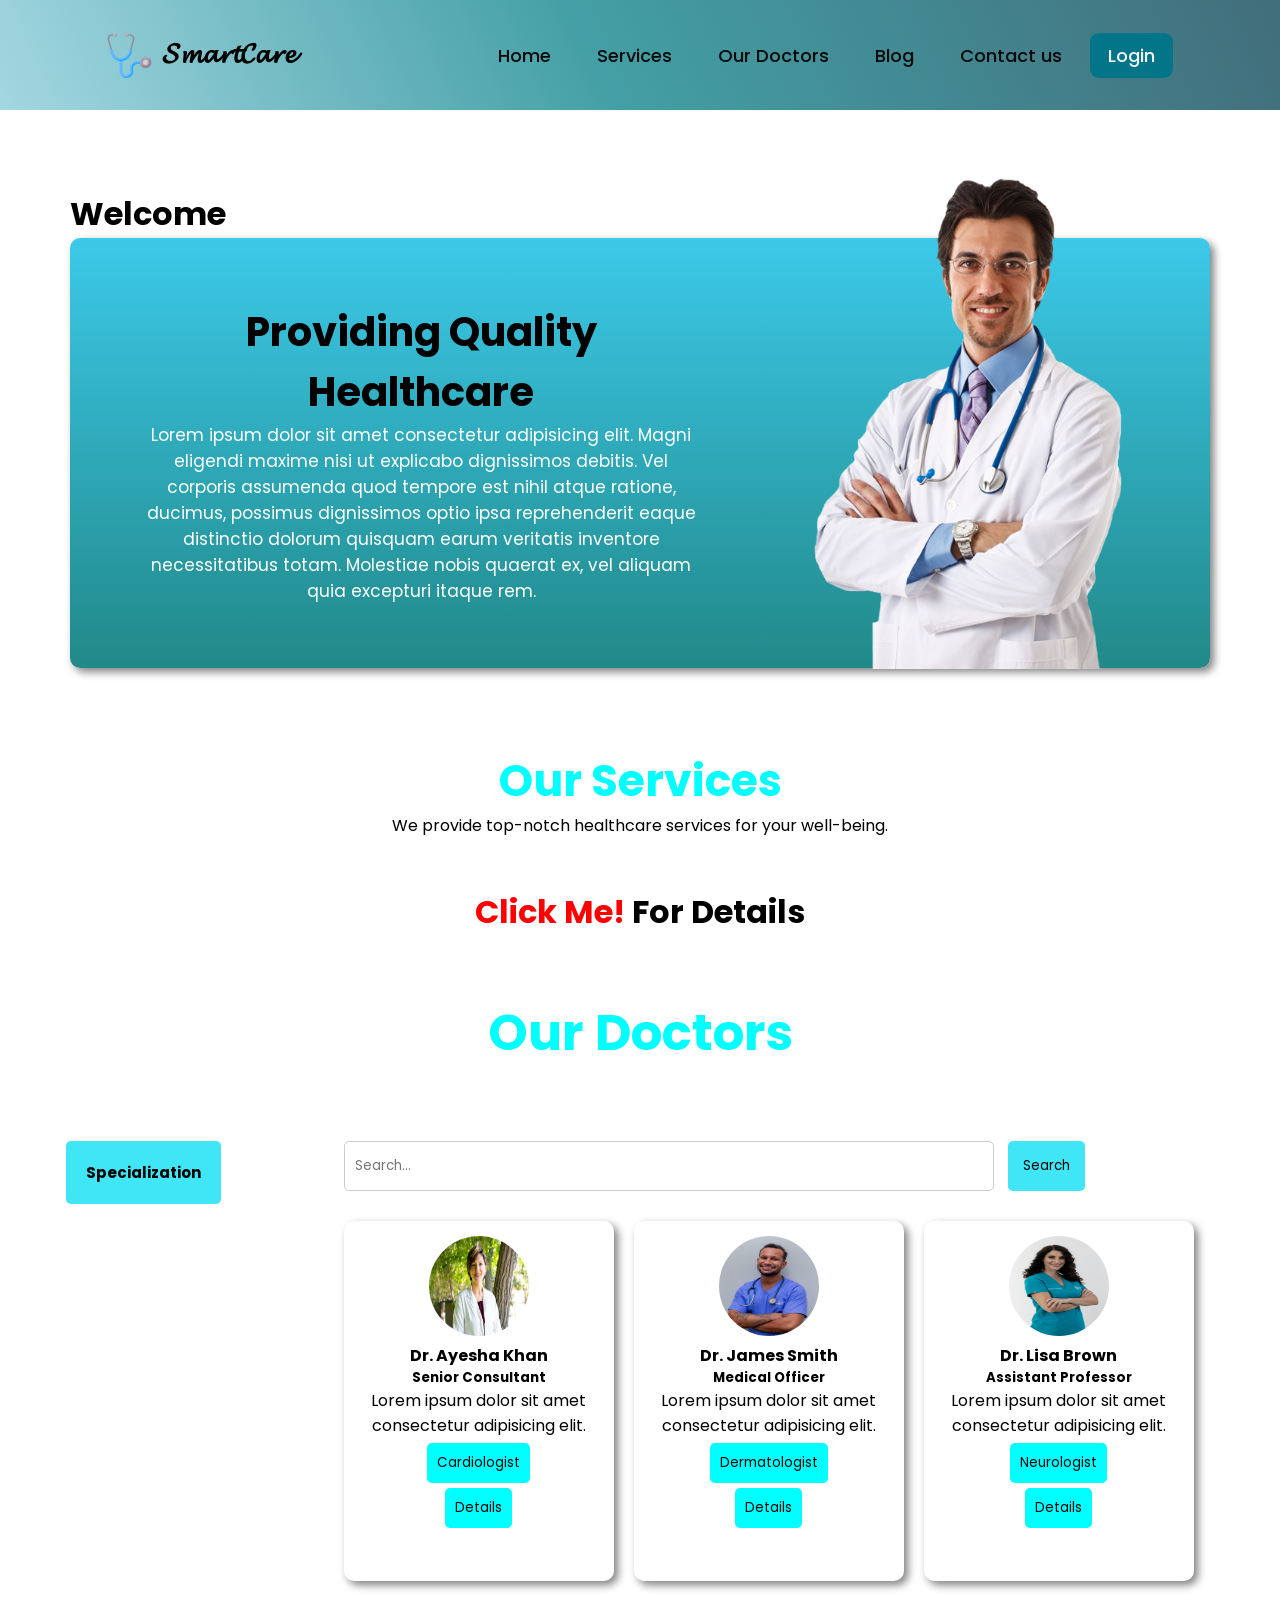
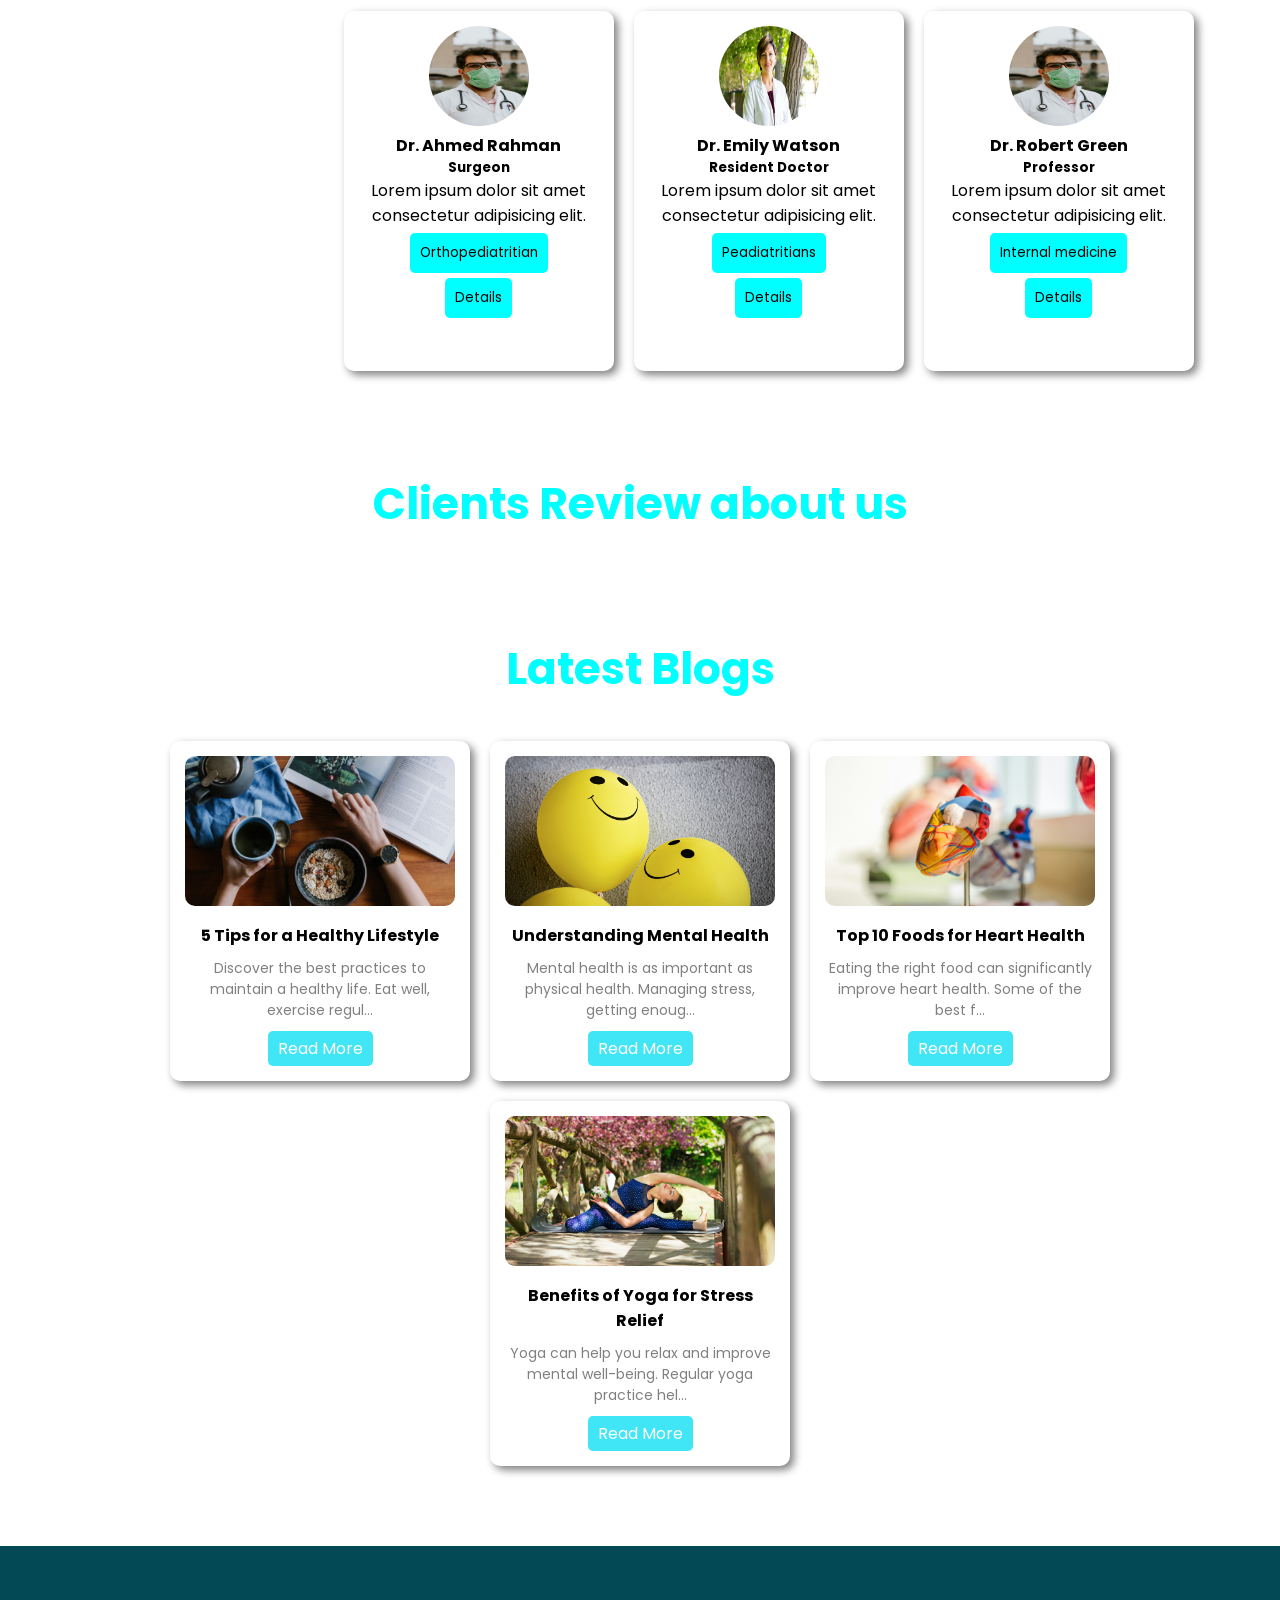
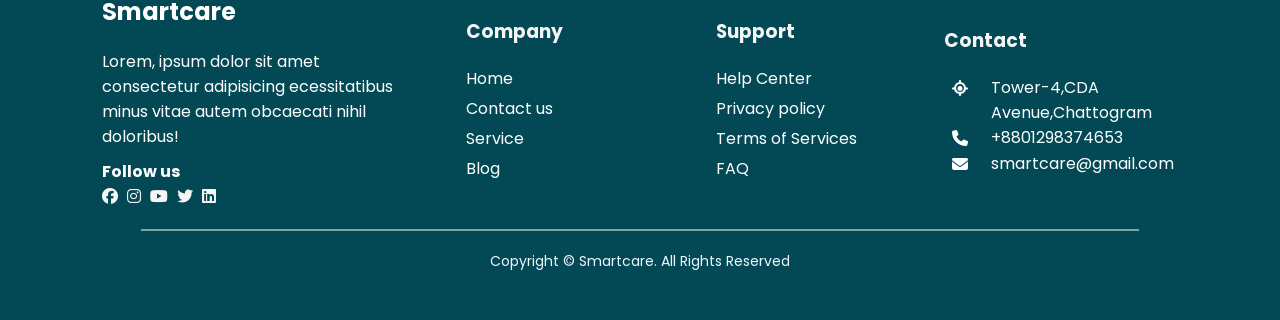
<file: SD1/index.html>
<!DOCTYPE html>
<html lang="en">
  <head>
    <meta charset="UTF-8" />
    <meta name="viewport" content="width=device-width, initial-scale=1.0" />
    <title>SmartCare</title>
    <link rel="stylesheet" href="style.css" />
    <link
      rel="stylesheet"
      href="https://cdnjs.cloudflare.com/ajax/libs/font-awesome/6.4.2/css/all.min.css"
    />
  </head>

  <body>
    <header>
      <nav class="navbar">
        <div class="logo-container">
          <img height="45px" src="Images/stethoscope 1.png" alt="" />
          <h3 style="font-size: 28px">𝓢𝓶𝓪𝓻𝓽𝓒𝓪𝓻𝓮</h3>
        </div>
        <ul class="nav-menu">
          <li class="nav-item">
            <a href="#" class="nav-link">Home</a>
          </li>
          <li class="nav-item">
            <a href="#service-container" class="nav-link">Services</a>
          </li>
          <li class="nav-item">
            <a href="doctors.html" class="nav-link">Our Doctors</a>
          </li>
          <li class="nav-item">
            <a href="#blog-container" class="nav-link">Blog</a>
          </li>
          <li class="nav-item">
            <a href="contact.html" class="nav-link">Contact us</a>
          </li>
          <li class="nav-item">
            <a
              href="login.html"
              class="nav-link"
              style="color: whitesmoke; background-color: #037589"
              >Login</a
            >
          </li>
        </ul>
      </nav>

      <!-- Banner container -->
      <div class="banner-container">
        <h1>Welcome</h1>
        <div class="banner">
          <div class="intro">
            <h1 class="banner-h">
              Providing Quality <br />
              Healthcare
            </h1>
            <p class="banner-p">
              Lorem ipsum dolor sit amet consectetur adipisicing elit. Magni
              eligendi maxime nisi ut explicabo dignissimos debitis. Vel
              corporis assumenda quod tempore est nihil atque ratione, ducimus,
              possimus dignissimos optio ipsa reprehenderit eaque distinctio
              dolorum quisquam earum veritatis inventore necessitatibus totam.
              Molestiae nobis quaerat ex, vel aliquam quia excepturi itaque rem.
            </p>
          </div>
          <div class="banner-img">
            <img class="bn-img" src="Images/doc.png" alt="" />
          </div>
        </div>
      </div>
    </header>

    <main>
      <!-- Services Section -->
      <div id="service-container" class="service-container">
        <h1 class="title">Our Services</h1>
        <p>We provide top-notch healthcare services for your well-being.</p>

        <div class="carousel-container">
          <button class="carousel-btn prev">&#10094;</button>
          <div class="carousel"></div>
          <button class="carousel-btn next">&#10095;</button>
        </div>
        <div class="click">
          <h1>
            <span onclick="redirect()" style="color: red">Click Me!</span> For
            Details
          </h1>
        </div>
      </div>

      <!-- doctors section -->
      <div
        style="margin-top: 60px; font-weight: bolder; font-size: 50px"
        class="title"
      >
        Our Doctors
      </div>
      <div class="doctor-container">
        <div class="filters">
          <div class="dropdown">
            <button class="dropdown-btn" id="specialization-btn">
              Specialization
            </button>
            <ul id="drop-spe" class="dropdown-menu"></ul>
          </div>
        </div>
        <div class="doc-search">
          <input id="search" type="text" placeholder="Search..." />
          <button id="search-btn" onclick="handleSearch()">Search</button>
          <div id="doctors" class="doctors"></div>
          <div id="nodata" class="nodata">
            <img src="Images/nodata.png" alt="No Data Available" />
          </div>
          <div id="spinner" class="loading">
            <h4>Loading...</h4>
          </div>
        </div>
      </div>

      <!-- review section -->
      <div class="review-container">
        <h1 class="title">Clients Review about us</h1>
        <div class="carousel-container">
          <button class="carousel-btn prev">&#10094;</button>
          <div id="carousel" class="carousel"></div>
          <button class="carousel-btn next">&#10095;</button>
        </div>
      </div>

      <!-- blog section -->
      <div id="blog-container" class="blog-container">
        <h1 class="title">Latest Blogs</h1>
        <div id="blog-list" class="blog-list"></div>
      </div>
    </main>

    <footer class="footer_box">
      <div class="f_container">
        <div class="row">
          <div class="col">
            <h2>Smartcare</h2>
            <p>
              Lorem, ipsum dolor sit amet consectetur adipisicing ecessitatibus
              minus vitae autem obcaecati nihil doloribus!
            </p>
            <div class="social">
              <h4>Follow us</h4>
              <a href="#"><i class="fab fa-facebook"></i></a>
              <a href="#"><i class="fab fa-instagram"></i></a>
              <a href="#"><i class="fab fa-youtube"></i></a>
              <a href="#"><i class="fab fa-twitter"></i></a>
              <a href="#"><i class="fab fa-linkedin"></i></a>
            </div>
          </div>
          <div class="col" id="services">
            <h3>Company</h3>
            <div class="links">
              <a href="index.html">Home</a>
              <a href="contact.html">Contact us</a>
              <a href="service.html">Service</a>
              <a href="index.html#blog-container">Blog</a>
            </div>
          </div>
          <div class="col" id="useful_links">
            <h3>Support</h3>
            <div class="links">
              <a href="contact.html">Help Center</a>
              <a href="privacy_policy.html">Privacy policy</a>
              <a href="term_of_service.html">Terms of Services</a>
              <a href="faq.html">FAQ</a>
            </div>
          </div>
          <div class="col" id="contact">
            <h3>Contact</h3>
            <div class="contact_details">
              <i class="fa fa-location"></i>
              <p>Tower-4,CDA Avenue,Chattogram</p>
            </div>
            <div class="contact_details">
              <i class="fa fa-phone"></i>
              <p>+8801298374653</p>
            </div>
            <div class="contact_details">
              <i class="fa fa-envelope"></i>
              <p>smartcare@gmail.com</p>
            </div>
          </div>
        </div>
      </div>
      <hr />
      <p class="footer-bottom-text">
        Copyright © Smartcare. All Rights Reserved
      </p>
    </footer>

    <!-- JavaScript -->
    <script src="app.js"></script>
  </body>
</html>
</file>
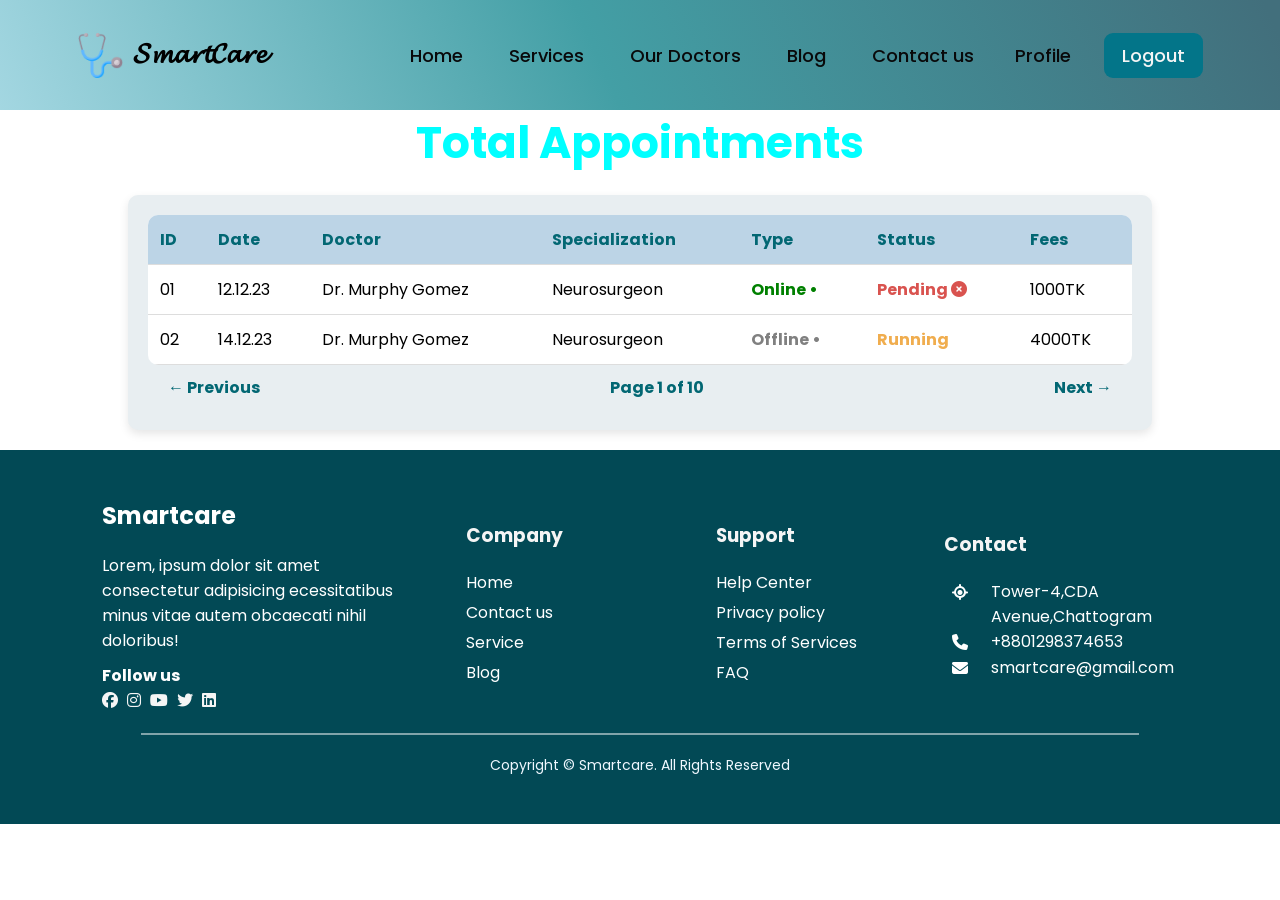
<file: SD1/appointments.html>
<!DOCTYPE html>
<html lang="en">
  <head>
    <meta charset="UTF-8" />
    <meta name="viewport" content="width=device-width, initial-scale=1.0" />
    <title>Appointments</title>
    <link rel="stylesheet" href="style.css" />
    <link rel="stylesheet" href="Home.css" />
    <link rel="stylesheet" href="appointments.css" />
    <link
      rel="stylesheet"
      href="https://cdnjs.cloudflare.com/ajax/libs/font-awesome/6.7.2/css/all.min.css"
    />
  </head>
  <body>
    <header>
      <nav class="navbar">
        <div class="logo-container">
          <img height="45px" src="Images/stethoscope 1.png" alt="" />
          <h3 style="font-size: 28px">𝓢𝓶𝓪𝓻𝓽𝓒𝓪𝓻𝓮</h3>
        </div>
        <ul class="nav-menu">
          <li class="nav-item">
            <a href="Home.html" class="nav-link">Home</a>
          </li>
          <li class="nav-item">
            <a href="service.html" class="nav-link">Services</a>
          </li>
          <li class="nav-item">
            <a href="doctors.html" class="nav-link">Our Doctors</a>
          </li>
          <li class="nav-item">
            <a href="Home.html#blog-container" class="nav-link">Blog</a>
          </li>
          <li class="nav-item">
            <a href="contact.html" class="nav-link">Contact us</a>
          </li>
          <li class="nav-item profile-dropdown">
            <a href="#" class="profile-dropdown-btn">Profile </a>
            <ul class="profile-dropdown-menu">
              <li><a href="profile.html">Profile</a></li>
              <li><a href="appointments.html">All Appointments</a></li>
              <li><a href="editProfile.html">Edit Profile</a></li>
            </ul>
          </li>
          <li class="nav-item">
            <a
              href="index.html"
              class="nav-link"
              style="color: whitesmoke; background-color: #037589"
              >Logout</a
            >
          </li>
        </ul>
      </nav>
    </header>

    <h2 class="title">Total Appointments</h2>
    <div class="table-container">
      <table>
        <thead>
          <tr>
            <th>ID</th>
            <th>Date</th>
            <th>Doctor</th>
            <th>Specialization</th>
            <th>Type</th>
            <th>Status</th>
            <th>Fees</th>
          </tr>
        </thead>
        <tbody>
          <tr>
            <td>01</td>
            <td>12.12.23</td>
            <td>Dr. Murphy Gomez</td>
            <td>Neurosurgeon</td>
            <td class="online">Online &#x2022;</td>
            <td class="pending">Pending <i class="fas fa-times-circle"></i></td>
            <td>1000TK</td>
          </tr>
          <tr>
            <td>02</td>
            <td>14.12.23</td>
            <td>Dr. Murphy Gomez</td>
            <td>Neurosurgeon</td>
            <td class="offline">Offline &#x2022;</td>
            <td class="running">Running</td>
            <td>4000TK</td>
          </tr>
          <!-- Add more rows as needed -->
        </tbody>
      </table>
      <div class="pagination">
        <span class="prev">&larr; Previous</span>
        <span class="page-info">Page 1 of 10</span>
        <span class="next">Next &rarr;</span>
      </div>
    </div>

    <footer class="footer_box">
      <div class="f_container">
        <div class="row">
          <div class="col">
            <h2>Smartcare</h2>
            <p>
              Lorem, ipsum dolor sit amet consectetur adipisicing ecessitatibus
              minus vitae autem obcaecati nihil doloribus!
            </p>
            <div class="social">
              <h4>Follow us</h4>
              <a href="#"><i class="fab fa-facebook"></i></a>
              <a href="#"><i class="fab fa-instagram"></i></a>
              <a href="#"><i class="fab fa-youtube"></i></a>
              <a href="#"><i class="fab fa-twitter"></i></a>
              <a href="#"><i class="fab fa-linkedin"></i></a>
            </div>
          </div>
          <div class="col" id="services">
            <h3>Company</h3>
            <div class="links">
              <a href="index.html">Home</a>
              <a href="contact.html">Contact us</a>
              <a href="service.html">Service</a>
              <a href="index.html#blog-container">Blog</a>
            </div>
          </div>
          <div class="col" id="useful_links">
            <h3>Support</h3>
            <div class="links">
              <a href="contact.html">Help Center</a>
              <a href="privacy_policy.html">Privacy policy</a>
              <a href="term_of_service.html">Terms of Services</a>
              <a href="faq.html">FAQ</a>
            </div>
          </div>
          <div class="col" id="contact">
            <h3>Contact</h3>
            <div class="contact_details">
              <i class="fa fa-location"></i>
              <p>Tower-4,CDA Avenue,Chattogram</p>
            </div>
            <div class="contact_details">
              <i class="fa fa-phone"></i>
              <p>+8801298374653</p>
            </div>
            <div class="contact_details">
              <i class="fa fa-envelope"></i>
              <p>smartcare@gmail.com</p>
            </div>
          </div>
        </div>
      </div>
      <hr />
      <p class="footer-bottom-text">
        Copyright © Smartcare. All Rights Reserved
      </p>
    </footer>

    <script src="app.js"></script>
    <script>
      document
        .querySelector(".profile-dropdown-btn")
        .addEventListener("click", function (event) {
          event.preventDefault();
          document.querySelector(".profile-dropdown").classList.toggle("show");
        });

      // Close dropdown when clicking outside
      document.addEventListener("click", function (event) {
        if (!event.target.closest(".profile-dropdown")) {
          document.querySelector(".profile-dropdown").classList.remove("show");
        }
      });
    </script>
  </body>
</html>
</file>
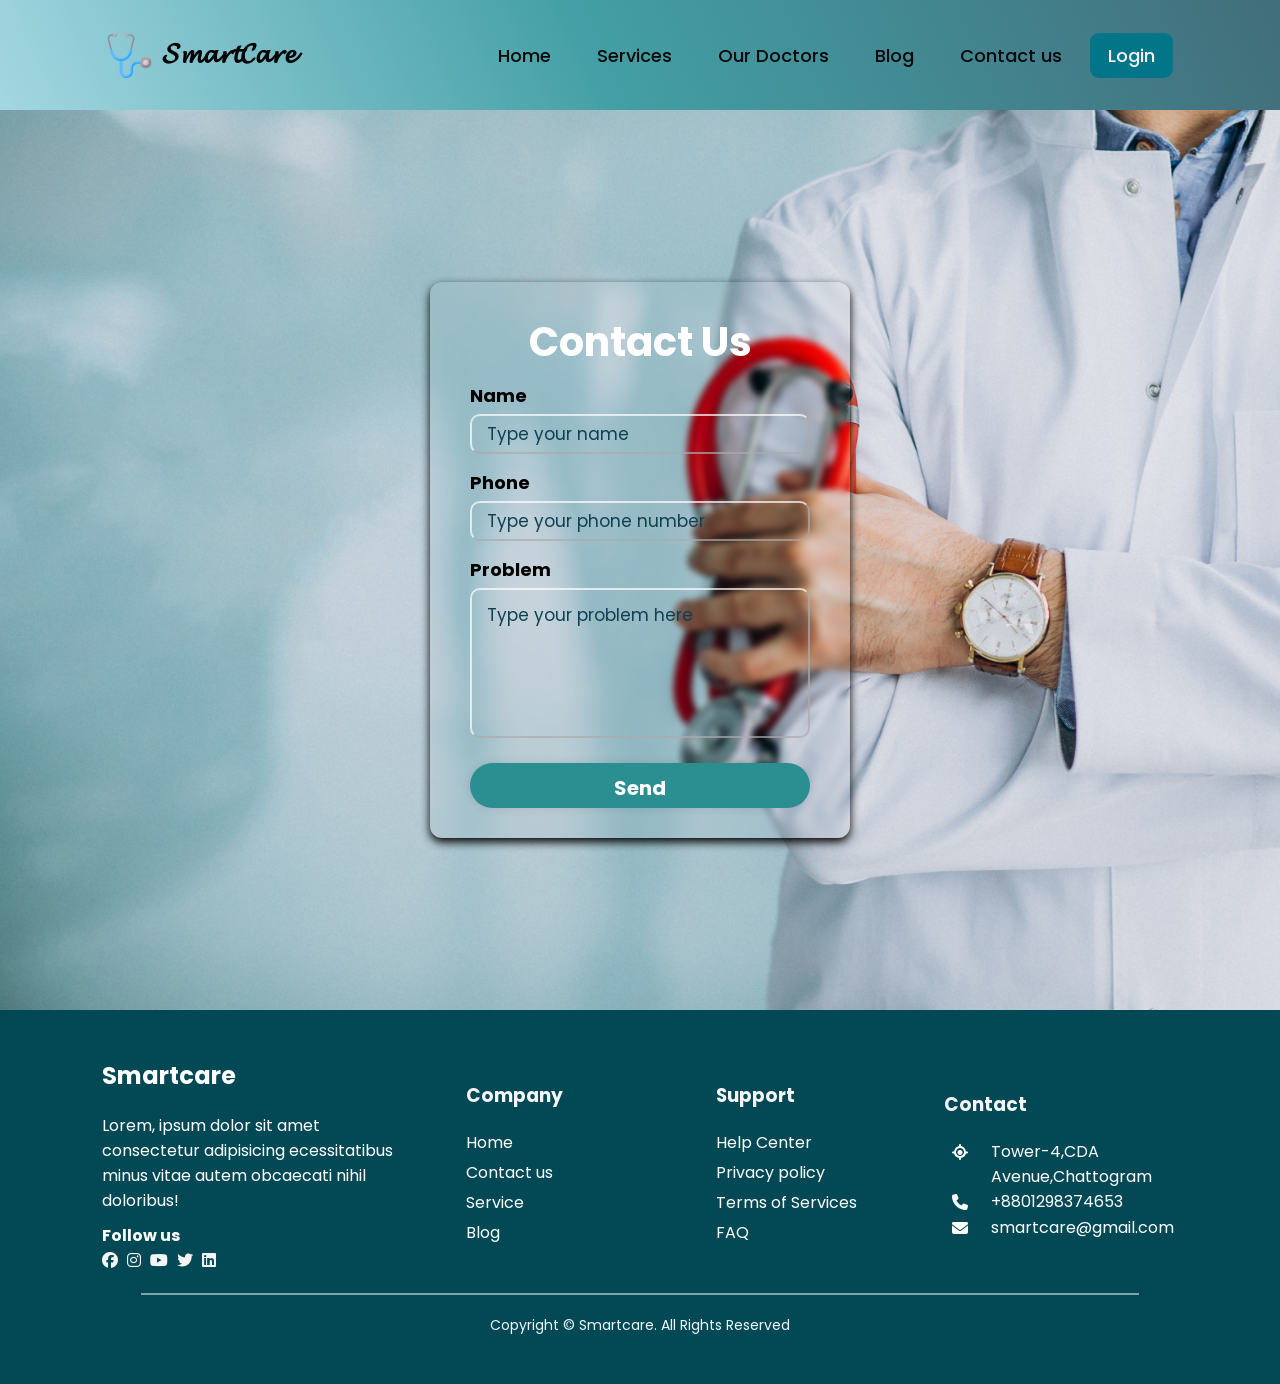
<file: SD1/contact.html>
<!DOCTYPE html>
<html lang="en">
  <head>
    <meta charset="UTF-8" />
    <meta name="viewport" content="width=device-width, initial-scale=1.0" />
    <title>Contact Us</title>
    <link rel="stylesheet" href="style.css" />
    <link rel="stylesheet" href="contact.css" />
    <link
      rel="stylesheet"
      href="https://cdnjs.cloudflare.com/ajax/libs/font-awesome/6.4.2/css/all.min.css"
    />
  </head>
  </head>
  <body>
    <header>
      <nav class="navbar">
        <div class="logo-container">
          <img height="45px" src="Images/stethoscope 1.png" alt="" />
          <h3 style="font-size: 28px">𝓢𝓶𝓪𝓻𝓽𝓒𝓪𝓻𝓮</h3>
        </div>
        <ul class="nav-menu">
          <li class="nav-item">
            <a href="index.html" class="nav-link">Home</a>
          </li>
          <li class="nav-item">
            <a href="service.html" class="nav-link">Services</a>
          </li>
          <li class="nav-item">
            <a href="doctors.html" class="nav-link">Our Doctors</a>
          </li>
          <li class="nav-item">
            <a href="index.html#blog-container" class="nav-link">Blog</a>
          </li>
          <li class="nav-item">
            <a href="contact.html" class="nav-link">Contact us</a>
          </li>
          <li class="nav-item">
            <a
              href="login.html"
              class="nav-link"
              style="color: whitesmoke; background-color: #037589"
              >Login</a
            >
          </li>
        </ul>
      </nav>
    </header>

    <main>
        <div class="contact-container">
          <form action="">
            <h1>Contact Us</h1>
            <div class="input-box">
              <label for="u" class="label-text">Name</label>
              <input type="text" name="u" id="u" placeholder="Type your name" required />
            </div>
            <div class="input-box">
              <label for="n" class="label-text">Phone</label>
              <input type="tel" name="n" id="n" pattern="\d{11}" placeholder="Type your phone number" required />
            </div>
            <div class="input-box">
              <label for="p" class="label-text">Problem</label>
              <textarea name="p" id="p" cols="36" rows="7" placeholder="Type your problem here"></textarea>
            </div>
            <button type="submit" class="btn">Send</button>
          </form>
        </div>
      </main>
      

      <footer class="footer_box">
        <div class="f_container">
          <div class="row">
            <div class="col">
              <h2>Smartcare</h2>
              <p>
                Lorem, ipsum dolor sit amet consectetur adipisicing ecessitatibus
                minus vitae autem obcaecati nihil doloribus!
              </p>
              <div class="social">
                <h4>Follow us</h4>
                <a href="#"><i class="fab fa-facebook"></i></a>
                <a href="#"><i class="fab fa-instagram"></i></a>
                <a href="#"><i class="fab fa-youtube"></i></a>
                <a href="#"><i class="fab fa-twitter"></i></a>
                <a href="#"><i class="fab fa-linkedin"></i></a>
              </div>
            </div>
            <div class="col" id="services">
              <h3>Company</h3>
              <div class="links">
                <a href="index.html">Home</a>
                <a href="contact.html">Contact us</a>
                <a href="service.html">Service</a>
                <a href="index.html#blog-container">Blog</a>
              </div>
            </div>
            <div class="col" id="useful_links">
              <h3>Support</h3>
              <div class="links">
                <a href="contact.html">Help Center</a>
                <a href="privacy_policy.html">Privacy policy</a>
                <a href="term_of_service.html">Terms of Services</a>
                <a href="faq.html">FAQ</a>
              </div>
            </div>
            <div class="col" id="contact">
              <h3>Contact</h3>
              <div class="contact_details">
                <i class="fa fa-location"></i>
                <p>Tower-4,CDA Avenue,Chattogram</p>
              </div>
              <div class="contact_details">
                <i class="fa fa-phone"></i>
                <p>+8801298374653</p>
              </div>
              <div class="contact_details">
                <i class="fa fa-envelope"></i>
                <p>smartcare@gmail.com</p>
              </div>
            </div>
          </div>
        </div>
        <hr />
        <p class="footer-bottom-text">
          Copyright © Smartcare. All Rights Reserved
        </p>
      </footer>

    <script src="app.js"></script>
  </body>
</html>
</file>
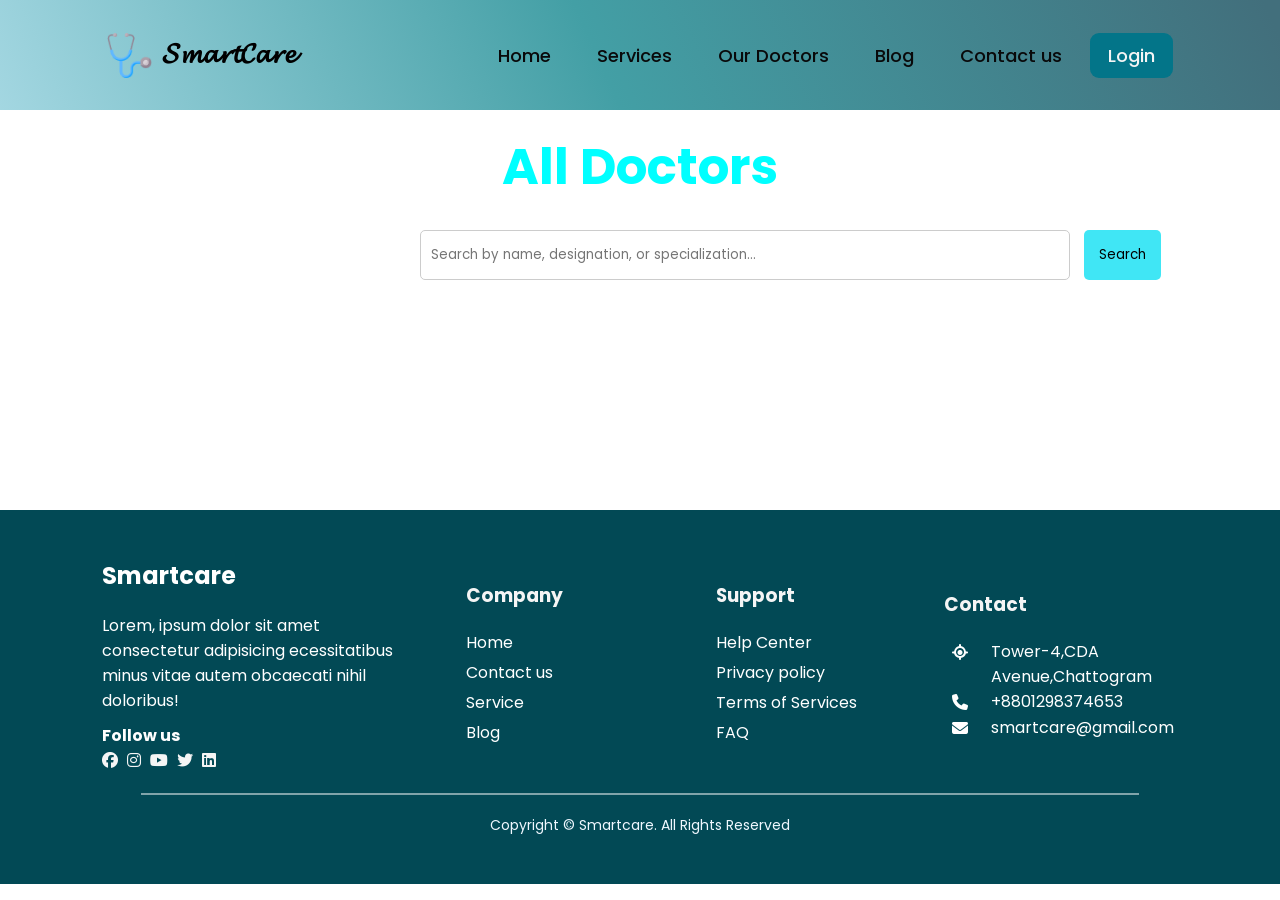
<file: SD1/doctors.html>
<!DOCTYPE html>
<html lang="en">
  <head>
    <meta charset="UTF-8" />
    <meta name="viewport" content="width=device-width, initial-scale=1.0" />
    <title>Our doctors</title>
    <link rel="stylesheet" href="style.css" />
    <link rel="stylesheet" href="doctors.css" />
    <link
      rel="stylesheet"
      href="https://cdnjs.cloudflare.com/ajax/libs/font-awesome/6.4.2/css/all.min.css"
    />
  </head>

  <body>
    <header>
      <nav class="navbar">
        <div class="logo-container">
          <img height="45px" src="Images/stethoscope 1.png" alt="" />
          <h3 style="font-size: 28px">𝓢𝓶𝓪𝓻𝓽𝓒𝓪𝓻𝓮</h3>
        </div>
        <ul class="nav-menu">
          <li class="nav-item">
            <a href="index.html" class="nav-link">Home</a>
          </li>
          <li class="nav-item">
            <a href="service.html" class="nav-link">Services</a>
          </li>
          <li class="nav-item">
            <a href="#" class="nav-link">Our Doctors</a>
          </li>
          <li class="nav-item">
            <a href="index.html#blog-container" class="nav-link">Blog</a>
          </li>
          <li class="nav-item">
            <a href="contact.html" class="nav-link">Contact us</a>
          </li>
          <li class="nav-item">
            <a
              href="login.html"
              class="nav-link"
              style="color: whitesmoke; background-color: #037589"
              >Login</a
            >
          </li>
        </ul>
      </nav>
    </header>

    <main>
      <div
        style="margin-top: 20px; font-weight: bolder; font-size: 50px"
        class="title"
      >
        All Doctors
      </div>

      <div class="search-container">
        <input
          type="text"
          id="search"
          placeholder="Search by name, designation, or specialization..."
        />
        <button id="search-btn" onclick="handleDoctorSearch()">Search</button>
      </div>

      <div id="doctors-container" class="doctors-container"></div>
      <div id="Searched-doctors" class="Searched-doctors"></div>
      <div id="nodata" class="nodata">
        <img src="Images/nodata.png" alt="No Data Available" />
      </div>
      <div id="spinner" class="loading">
        <h4>Loading...</h4>
      </div>
    </main>

    <footer class="footer_box">
      <div class="f_container">
        <div class="row">
          <div class="col">
            <h2>Smartcare</h2>
            <p>
              Lorem, ipsum dolor sit amet consectetur adipisicing ecessitatibus
              minus vitae autem obcaecati nihil doloribus!
            </p>
            <div class="social">
              <h4>Follow us</h4>
              <a href="#"><i class="fab fa-facebook"></i></a>
              <a href="#"><i class="fab fa-instagram"></i></a>
              <a href="#"><i class="fab fa-youtube"></i></a>
              <a href="#"><i class="fab fa-twitter"></i></a>
              <a href="#"><i class="fab fa-linkedin"></i></a>
            </div>
          </div>
          <div class="col" id="services">
            <h3>Company</h3>
            <div class="links">
              <a href="index.html">Home</a>
              <a href="contact.html">Contact us</a>
              <a href="service.html">Service</a>
              <a href="index.html#blog-container">Blog</a>
            </div>
          </div>
          <div class="col" id="useful_links">
            <h3>Support</h3>
            <div class="links">
              <a href="contact.html">Help Center</a>
              <a href="privacy_policy.html">Privacy policy</a>
              <a href="term_of_service.html">Terms of Services</a>
              <a href="faq.html">FAQ</a>
            </div>
          </div>
          <div class="col" id="contact">
            <h3>Contact</h3>
            <div class="contact_details">
              <i class="fa fa-location"></i>
              <p>Tower-4,CDA Avenue,Chattogram</p>
            </div>
            <div class="contact_details">
              <i class="fa fa-phone"></i>
              <p>+8801298374653</p>
            </div>
            <div class="contact_details">
              <i class="fa fa-envelope"></i>
              <p>smartcare@gmail.com</p>
            </div>
          </div>
        </div>
      </div>
      <hr />
      <p class="footer-bottom-text">
        Copyright © Smartcare. All Rights Reserved
      </p>
    </footer>

    <!-- JavaScript -->
    <script src="doctors.js"></script>
  </body>
</html>
</file>
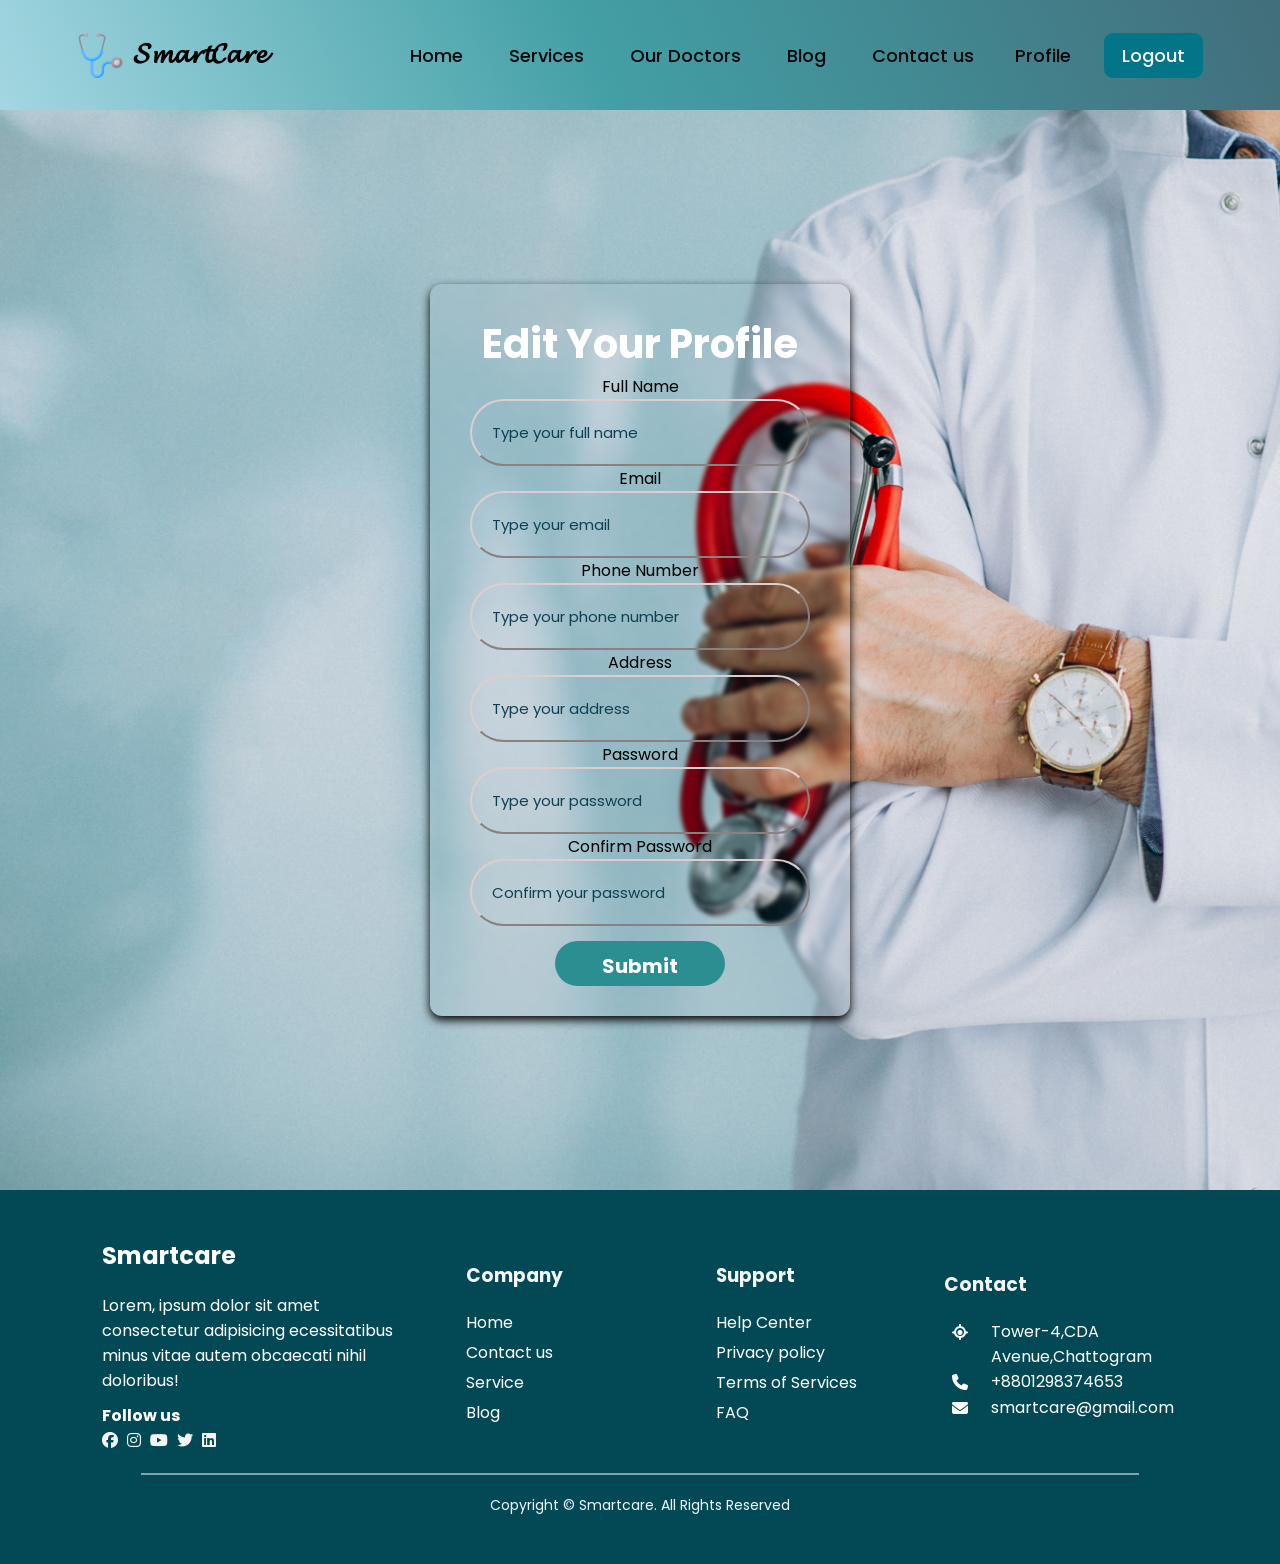
<file: SD1/editProfile.html>
<!DOCTYPE html>
<html lang="en">
  <head>
    <meta charset="UTF-8" />
    <meta name="viewport" content="width=device-width, initial-scale=1.0" />
    <title>Edit Profile</title>
    <link rel="stylesheet" href="style.css" />
    <link rel="stylesheet" href="Home.css" />
    <link rel="stylesheet" href="editProfile.css" />
    <link
      rel="stylesheet"
      href="https://cdnjs.cloudflare.com/ajax/libs/font-awesome/6.4.2/css/all.min.css"
    />
  </head>
  <body>
    <header>
      <nav class="navbar">
        <div class="logo-container">
          <img height="45px" src="Images/stethoscope 1.png" alt="" />
          <h3 style="font-size: 28px">𝓢𝓶𝓪𝓻𝓽𝓒𝓪𝓻𝓮</h3>
        </div>
        <ul class="nav-menu">
          <li class="nav-item">
            <a href="Home.html" class="nav-link">Home</a>
          </li>
          <li class="nav-item">
            <a href="service.html" class="nav-link">Services</a>
          </li>
          <li class="nav-item">
            <a href="doctors.html" class="nav-link">Our Doctors</a>
          </li>
          <li class="nav-item">
            <a href="Home.html#blog-container" class="nav-link">Blog</a>
          </li>
          <li class="nav-item">
            <a href="contact.html" class="nav-link">Contact us</a>
          </li>
          <li class="nav-item profile-dropdown">
            <a href="#" class="profile-dropdown-btn">Profile </a>
            <ul class="profile-dropdown-menu">
              <li><a href="profile.html">Profile</a></li>
              <li><a href="appointments.html">All Appointments</a></li>
              <li><a href="editProfile.html">Edit Profile</a></li>
            </ul>
          </li>
          <li class="nav-item">
            <a
              href="index.html"
              class="nav-link"
              style="color: whitesmoke; background-color: #037589"
              >Logout</a
            >
          </li>
        </ul>
      </nav>
    </header>

    <main>
      <div class="edit-container">
        <form action="submit.php" method="POST">
          <h1>Edit Your Profile</h1>
          <div class="box">
            <label for="fullname" class="write">Full Name</label>
            <input
              type="text"
              name="fullname"
              id="fullname"
              placeholder="Type your full name"
              required
            />
          </div>

          <div class="box">
            <label for="email" class="write">Email</label>
            <input
              type="email"
              name="email"
              id="email"
              placeholder="Type your email"
              required
            />
          </div>

          <div class="box">
            <label for="phone" class="write">Phone Number</label>
            <input
              type="tel"
              name="phone"
              id="phone"
              placeholder="Type your phone number"
              required
            />
          </div>

          <div class="box">
            <label for="address" class="write">Address</label>
            <input
              type="text"
              name="address"
              id="address"
              placeholder="Type your address"
              required
            />
          </div>

          <div class="box">
            <label for="password" class="write">Password</label>
            <input
              type="password"
              name="password"
              id="password"
              placeholder="Type your password"
              required
            />
          </div>

          <div class="box">
            <label for="confirm_password" class="write">Confirm Password</label>
            <input
              type="password"
              name="confirm_password"
              id="confirm_password"
              placeholder="Confirm your password"
              required
            />
          </div>

          <div class="button-container">
            <button type="submit" class="bt">Submit</button>
          </div>
        </form>
      </div>
    </main>
    <footer class="footer_box">
      <div class="f_container">
        <div class="row">
          <div class="col">
            <h2>Smartcare</h2>
            <p>
              Lorem, ipsum dolor sit amet consectetur adipisicing ecessitatibus
              minus vitae autem obcaecati nihil doloribus!
            </p>
            <div class="social">
              <h4>Follow us</h4>
              <a href="#"><i class="fab fa-facebook"></i></a>
              <a href="#"><i class="fab fa-instagram"></i></a>
              <a href="#"><i class="fab fa-youtube"></i></a>
              <a href="#"><i class="fab fa-twitter"></i></a>
              <a href="#"><i class="fab fa-linkedin"></i></a>
            </div>
          </div>
          <div class="col" id="services">
            <h3>Company</h3>
            <div class="links">
              <a href="index.html">Home</a>
              <a href="contact.html">Contact us</a>
              <a href="service.html">Service</a>
              <a href="index.html#blog-container">Blog</a>
            </div>
          </div>
          <div class="col" id="useful_links">
            <h3>Support</h3>
            <div class="links">
              <a href="contact.html">Help Center</a>
              <a href="privacy_policy.html">Privacy policy</a>
              <a href="term_of_service.html">Terms of Services</a>
              <a href="faq.html">FAQ</a>
            </div>
          </div>
          <div class="col" id="contact">
            <h3>Contact</h3>
            <div class="contact_details">
              <i class="fa fa-location"></i>
              <p>Tower-4,CDA Avenue,Chattogram</p>
            </div>
            <div class="contact_details">
              <i class="fa fa-phone"></i>
              <p>+8801298374653</p>
            </div>
            <div class="contact_details">
              <i class="fa fa-envelope"></i>
              <p>smartcare@gmail.com</p>
            </div>
          </div>
        </div>
      </div>
      <hr />
      <p class="footer-bottom-text">
        Copyright © Smartcare. All Rights Reserved
      </p>
    </footer>

    <script src="app.js"></script>
    <script>
      document
        .querySelector(".profile-dropdown-btn")
        .addEventListener("click", function (event) {
          event.preventDefault();
          document.querySelector(".profile-dropdown").classList.toggle("show");
        });

      document.addEventListener("click", function (event) {
        if (!event.target.closest(".profile-dropdown")) {
          document.querySelector(".profile-dropdown").classList.remove("show");
        }
      });
    </script>
  </body>
</html>
</file>
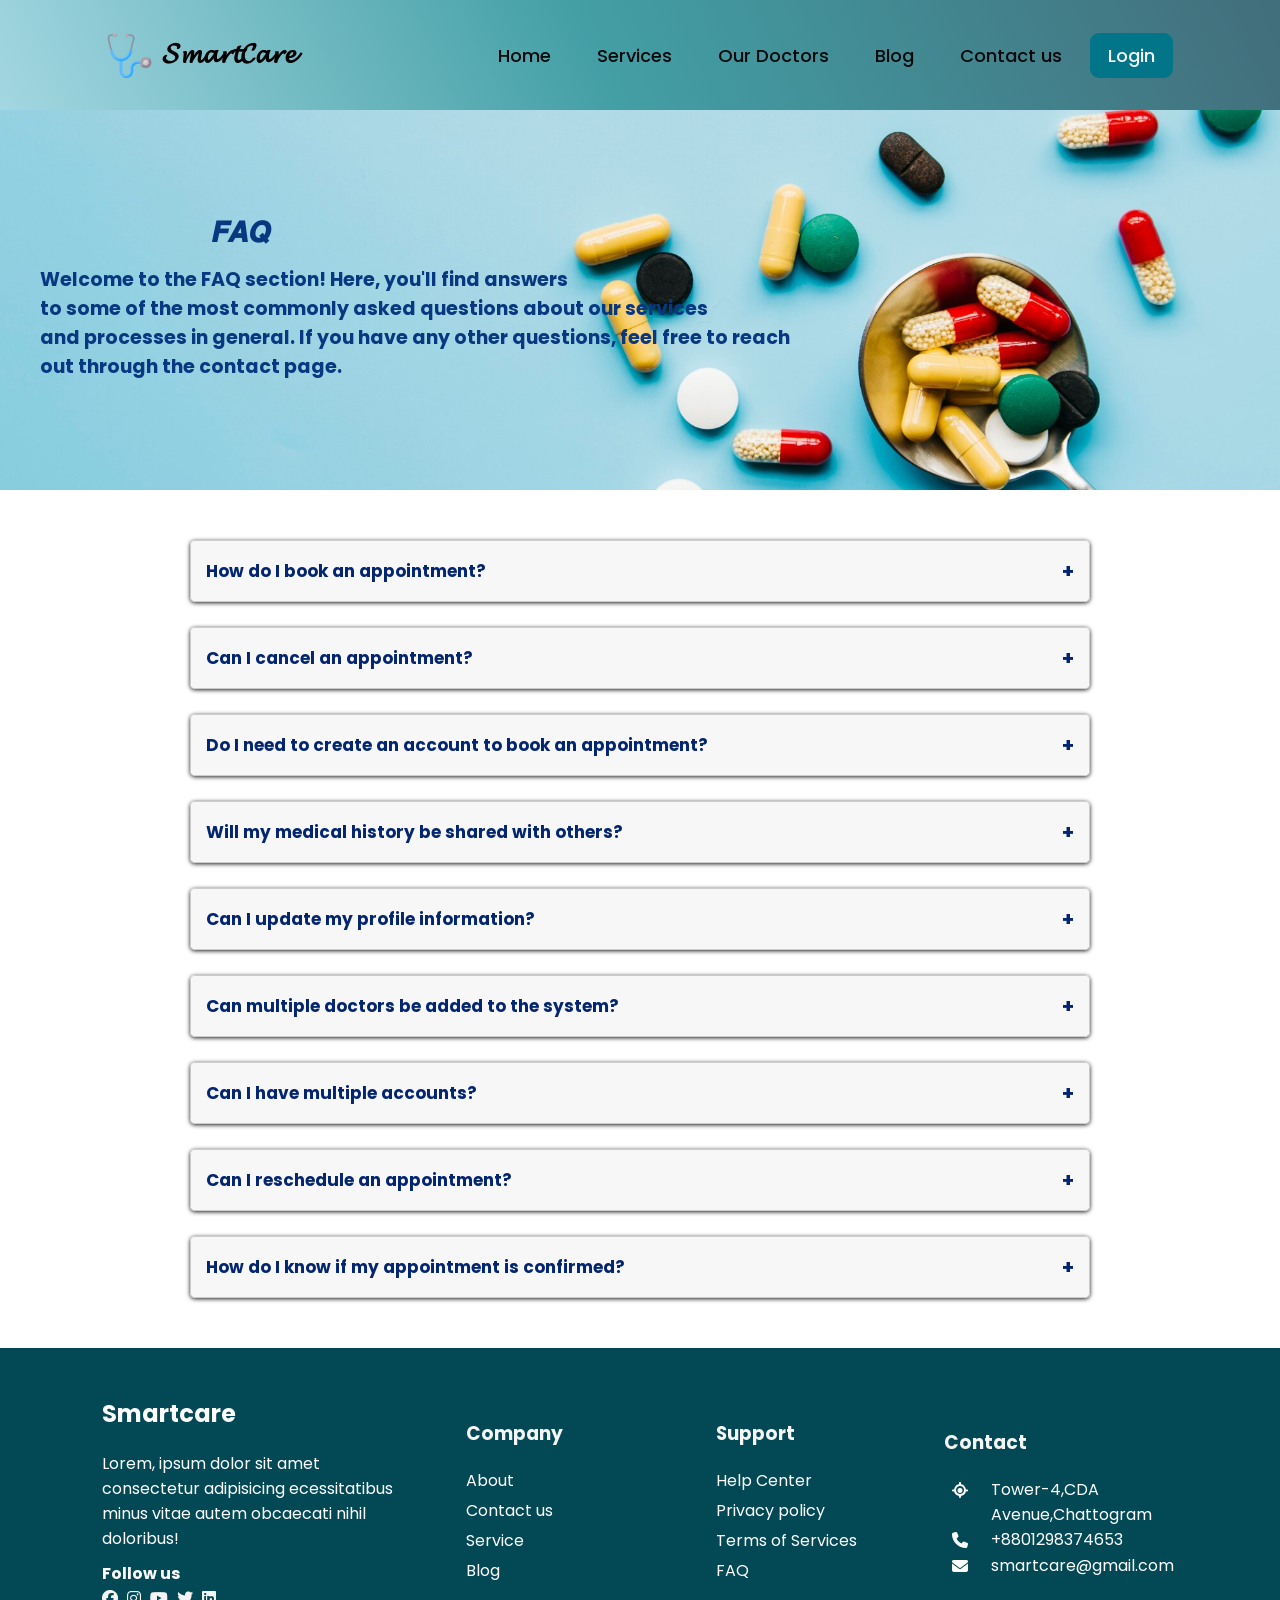
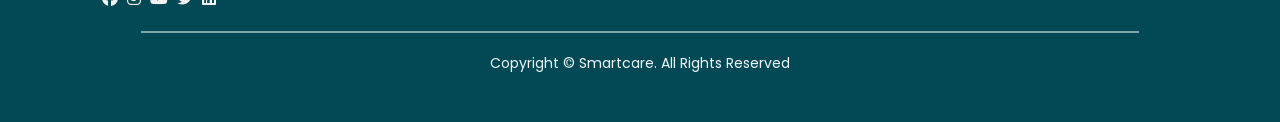
<file: SD1/faq.html>
<!DOCTYPE html>
<html lang="en">
  <head>
    <meta charset="UTF-8" />
    <meta name="viewport" content="width=device-width, initial-scale=1.0" />
    <title>FAQ</title>
    <link rel="stylesheet" href="faq.css" />
    <link rel="stylesheet" href="style.css" />
    <link
      rel="stylesheet"
      href="https://cdnjs.cloudflare.com/ajax/libs/font-awesome/6.4.2/css/all.min.css"
    />
  </head>
  <body>
    <header>
      <nav class="navbar">
        <div class="logo-container">
          <img height="45px" src="Images/stethoscope 1.png" alt="" />
          <h3 style="font-size: 28px">𝓢𝓶𝓪𝓻𝓽𝓒𝓪𝓻𝓮</h3>
        </div>
        <ul class="nav-menu">
          <li class="nav-item">
            <a href="#" class="nav-link">Home</a>
          </li>
          <li class="nav-item">
            <a href="#service-container" class="nav-link">Services</a>
          </li>
          <li class="nav-item">
            <a href="doctors.html" class="nav-link">Our Doctors</a>
          </li>
          <li class="nav-item">
            <a href="#" class="nav-link">Blog</a>
          </li>
          <li class="nav-item">
            <a href="contact.html" class="nav-link">Contact us</a>
          </li>
          <li class="nav-item">
            <a
              href="login.html"
              class="nav-link"
              style="color: whitesmoke; background-color: #037589"
              >Login</a
            >
          </li>
        </ul>
      </nav>
    </header>
    <main>
      <div class="top_part">
        <h1>𝙁𝘼𝙌</h1>
        <p>
          Welcome to the FAQ section! Here, you'll find answers <br />to some of
          the most commonly asked questions about our services <br />and
          processes in general. If you have any other questions, feel free to
          reach <br />out through the contact page.
        </p>
      </div>

      <div class="faq">
        <div class="faq-item">
          <input type="checkbox" id="faq1" />
          <label class="faq-question" for="faq1">
            How do I book an appointment?
            <span class="faq-symbol">+</span>
          </label>
          <div class="faq-answer">
            Select a doctor, choose an available time slot, and confirm. Online
            appointments remain "Pending" until approved, while offline ones
            generate a PDF.
          </div>
        </div>
        <div class="faq-item">
          <input type="checkbox" id="faq2" />
          <label class="faq-question" for="faq2">
            Can I cancel an appointment?
            <span class="faq-symbol">+</span>
          </label>
          <div class="faq-answer">
            Yes, online appointments can be canceled if pending. Offline
            appointments can only be canceled before confirmation.
          </div>
        </div>
        <div class="faq-item">
          <input type="checkbox" id="faq3" />
          <label class="faq-question" for="faq3">
            Do I need to create an account to book an appointment?
            <span class="faq-symbol">+</span>
          </label>
          <div class="faq-answer">
            Yes, patients and doctors must register and verify their email
            before accessing the system.
          </div>
        </div>
        <div class="faq-item">
          <input type="checkbox" id="faq4" />
          <label class="faq-question" for="faq4">
            Will my medical history be shared with others?
            <span class="faq-symbol">+</span>
          </label>
          <div class="faq-answer">
            No, your medical records and appointment history are confidential
            and accessible only to you and your doctor.
          </div>
        </div>
        <div class="faq-item">
          <input type="checkbox" id="faq5" />
          <label class="faq-question" for="faq5">
            Can I update my profile information?
            <span class="faq-symbol">+</span>
          </label>
          <div class="faq-answer">
            Yes, you can edit your details in the profile section after logging
            in.
          </div>
        </div>
        <div class="faq-item">
          <input type="checkbox" id="faq6" />
          <label class="faq-question" for="faq6">
            Can multiple doctors be added to the system?
            <span class="faq-symbol">+</span>
          </label>
          <div class="faq-answer">
            Yes, multiple doctors can be registered, and patients can choose
            from available specialists.
          </div>
        </div>
        <div class="faq-item">
          <input type="checkbox" id="faq7" />
          <label class="faq-question" for="faq7">
            Can I have multiple accounts?
            <span class="faq-symbol">+</span>
          </label>
          <div class="faq-answer">
            No, each user should have only one account to avoid duplication of
            records.
          </div>
        </div>
        <div class="faq-item">
          <input type="checkbox" id="faq8" />
          <label class="faq-question" for="faq8">
            Can I reschedule an appointment?
            <span class="faq-symbol">+</span>
          </label>
          <div class="faq-answer">
            Currently, you can cancel and rebook an appointment, but direct
            rescheduling is not available.
          </div>
        </div>
        <div class="faq-item">
          <input type="checkbox" id="faq9" />
          <label class="faq-question" for="faq9">
            How do I know if my appointment is confirmed?
            <span class="faq-symbol">+</span>
          </label>
          <div class="faq-answer">
            You will receive an email notification when the doctor updates the
            appointment status.
          </div>
        </div>
      </div>
    </main>

    <footer class="footer_box">
      <div class="f_container">
        <div class="row">
          <div class="col">
            <h2>Smartcare</h2>
            <p>
              Lorem, ipsum dolor sit amet consectetur adipisicing ecessitatibus
              minus vitae autem obcaecati nihil doloribus!
            </p>
            <div class="social">
              <h4>Follow us</h4>
              <a href="#"><i class="fab fa-facebook"></i></a>
              <a href="#"><i class="fab fa-instagram"></i></a>
              <a href="#"><i class="fab fa-youtube"></i></a>
              <a href="#"><i class="fab fa-twitter"></i></a>
              <a href="#"><i class="fab fa-linkedin"></i></a>
            </div>
          </div>
          <div class="col" id="services">
            <h3>Company</h3>
            <div class="links">
              <a href="#">About</a>
              <a href="contact.html">Contact us</a>
              <a href="service.html">Service</a>
              <a href="#">Blog</a>
            </div>
          </div>
          <div class="col" id="useful_links">
            <h3>Support</h3>
            <div class="links">
              <a href="./contact.html">Help Center</a>
              <a href="privacy_policy.html">Privacy policy</a>
              <a href="term_of_service.html">Terms of Services</a>
              <a href="#">FAQ</a>
            </div>
          </div>
          <div class="col" id="contact">
            <h3>Contact</h3>
            <div class="contact_details">
              <i class="fa fa-location"></i>
              <p>Tower-4,CDA Avenue,Chattogram</p>
            </div>
            <div class="contact_details">
              <i class="fa fa-phone"></i>
              <p>+8801298374653</p>
            </div>
            <div class="contact_details">
              <i class="fa fa-envelope"></i>
              <p>smartcare@gmail.com</p>
            </div>
          </div>
        </div>
      </div>
      <hr />
      <p class="footer-bottom-text">
        Copyright © Smartcare. All Rights Reserved
      </p>
    </footer>
  </body>
</html>
</file>
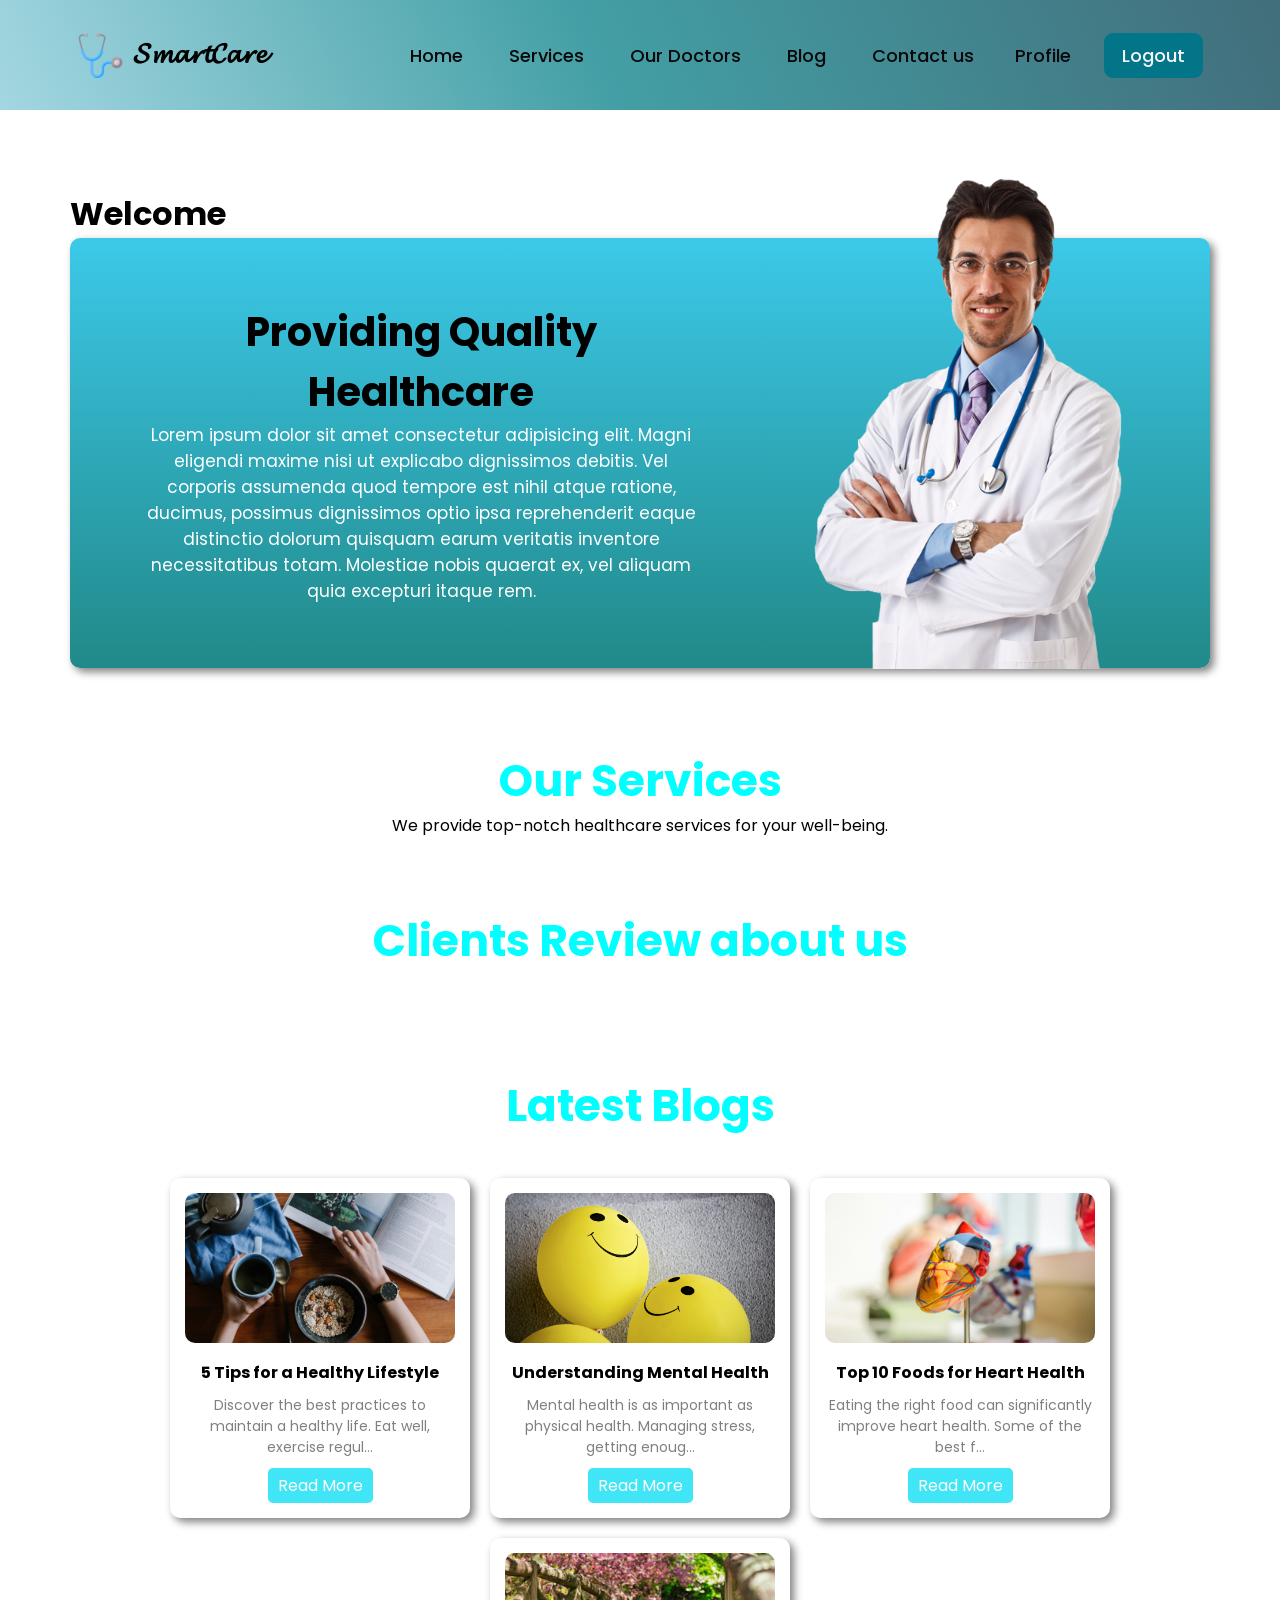
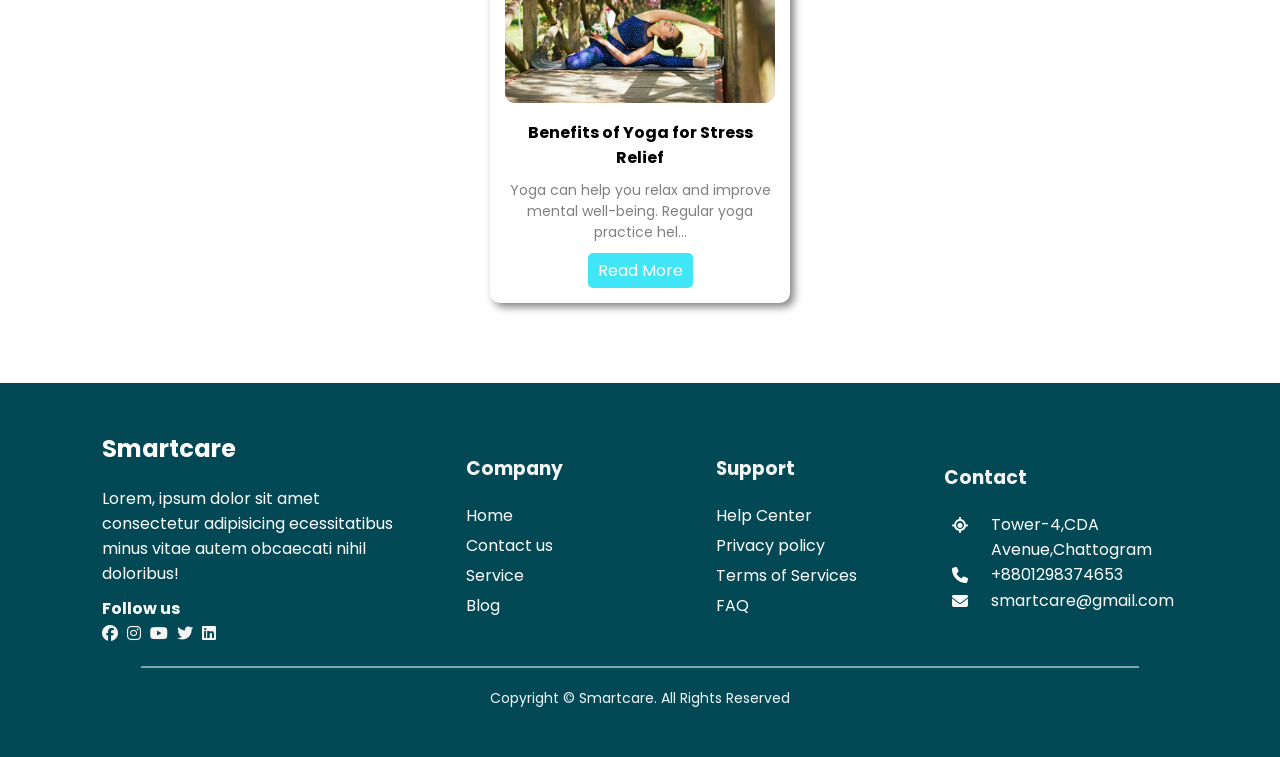
<file: SD1/Home.html>
<!DOCTYPE html>
<html lang="en">
  <head>
    <meta charset="UTF-8" />
    <meta name="viewport" content="width=device-width, initial-scale=1.0" />
    <title>SmartCare</title>
    <link rel="stylesheet" href="style.css" />
    <link rel="stylesheet" href="Home.css" />
    <link
      rel="stylesheet"
      href="https://cdnjs.cloudflare.com/ajax/libs/font-awesome/6.4.2/css/all.min.css"
    />
  </head>

  <body>
    <header>
      <nav class="navbar">
        <div class="logo-container">
          <img height="45px" src="Images/stethoscope 1.png" alt="" />
          <h3 style="font-size: 28px">𝓢𝓶𝓪𝓻𝓽𝓒𝓪𝓻𝓮</h3>
        </div>
        <ul class="nav-menu">
          <li class="nav-item">
            <a href="#" class="nav-link">Home</a>
          </li>
          <li class="nav-item">
            <a href="service.html" class="nav-link">Services</a>
          </li>
          <li class="nav-item">
            <a href="doctors.html" class="nav-link">Our Doctors</a>
          </li>
          <li class="nav-item">
            <a href="#blog-container" class="nav-link">Blog</a>
          </li>
          <li class="nav-item">
            <a href="contact.html" class="nav-link">Contact us</a>
          </li>
          <li class="nav-item profile-dropdown">
            <a href="#" class="profile-dropdown-btn">Profile </a>
            <ul class="profile-dropdown-menu">
              <li><a href="profile.html">Profile</a></li>
              <li><a href="appointments.html">All Appointments</a></li>
              <li><a href="editProfile.html">Edit Profile</a></li>
            </ul>
          </li>
          <li class="nav-item">
            <a
              href="index.html"
              class="nav-link"
              style="color: whitesmoke; background-color: #037589"
              >Logout</a
            >
          </li>
        </ul>
      </nav>

      <!-- Banner container -->
      <div class="banner-container">
        <h1>Welcome</h1>
        <div class="banner">
          <div class="intro">
            <h1 class="banner-h">
              Providing Quality <br />
              Healthcare
            </h1>
            <p class="banner-p">
              Lorem ipsum dolor sit amet consectetur adipisicing elit. Magni
              eligendi maxime nisi ut explicabo dignissimos debitis. Vel
              corporis assumenda quod tempore est nihil atque ratione, ducimus,
              possimus dignissimos optio ipsa reprehenderit eaque distinctio
              dolorum quisquam earum veritatis inventore necessitatibus totam.
              Molestiae nobis quaerat ex, vel aliquam quia excepturi itaque rem.
            </p>
          </div>
          <div class="banner-img">
            <img class="bn-img" src="Images/doc.png" alt="" />
          </div>
        </div>
      </div>
    </header>

    <main>
      <!-- Services Section -->
      <div id="service-container" class="service-container">
        <h1 class="title">Our Services</h1>
        <p>We provide top-notch healthcare services for your well-being.</p>

        <div class="carousel-container">
          <button class="carousel-btn prev">&#10094;</button>
          <div class="carousel"></div>
          <button class="carousel-btn next">&#10095;</button>
        </div>
      </div>

      <!-- doctors section -->
      <!-- <div
        style="margin-top: 80px; font-weight: bolder; font-size: 50px"
        class="title"
      >
        Our Doctors
      </div>
      <div class="doctors-container">
        <div class="filters">
          <div class="dropdown">
            <button class="dropdown-btn" id="specialization-btn">
              Specialization
            </button>
            <ul id="drop-spe" class="dropdown-menu"></ul>
          </div>
        </div>
        <div class="doc-search">
          <input id="search" type="text" placeholder="Search..." />
          <button id="search-btn" onclick="handleSearch()">Search</button>
          <div id="doctors" class="doctors"></div>
          <div id="nodata" class="nodata">
            <img src="Images/nodata.png" alt="No Data Available" />
          </div>
          <div id="spinner" class="loading">
            <h4>Loading...</h4>
          </div>
        </div>
      </div> -->

      <!-- review section -->
      <div class="review-container">
        <h1 class="title">Clients Review about us</h1>
        <div class="carousel-container">
          <button class="carousel-btn prev">&#10094;</button>
          <div id="carousel" class="carousel"></div>
          <button class="carousel-btn next">&#10095;</button>
        </div>
      </div>

      <!-- blog section -->
      <div id="blog-container" class="blog-container">
        <h1 class="title">Latest Blogs</h1>
        <div id="blog-list" class="blog-list"></div>
      </div>
    </main>

    <footer class="footer_box">
      <div class="f_container">
        <div class="row">
          <div class="col">
            <h2>Smartcare</h2>
            <p>
              Lorem, ipsum dolor sit amet consectetur adipisicing ecessitatibus
              minus vitae autem obcaecati nihil doloribus!
            </p>
            <div class="social">
              <h4>Follow us</h4>
              <a href="#"><i class="fab fa-facebook"></i></a>
              <a href="#"><i class="fab fa-instagram"></i></a>
              <a href="#"><i class="fab fa-youtube"></i></a>
              <a href="#"><i class="fab fa-twitter"></i></a>
              <a href="#"><i class="fab fa-linkedin"></i></a>
            </div>
          </div>
          <div class="col" id="services">
            <h3>Company</h3>
            <div class="links">
              <a href="Home.html">Home</a>
              <a href="contact.html">Contact us</a>
              <a href="service.html">Service</a>
              <a href="index.html#blog-container">Blog</a>
            </div>
          </div>
          <div class="col" id="useful_links">
            <h3>Support</h3>
            <div class="links">
              <a href="contact.html">Help Center</a>
              <a href="privacy_policy.html">Privacy policy</a>
              <a href="term_of_service.html">Terms of Services</a>
              <a href="faq.html">FAQ</a>
            </div>
          </div>
          <div class="col" id="contact">
            <h3>Contact</h3>
            <div class="contact_details">
              <i class="fa fa-location"></i>
              <p>Tower-4,CDA Avenue,Chattogram</p>
            </div>
            <div class="contact_details">
              <i class="fa fa-phone"></i>
              <p>+8801298374653</p>
            </div>
            <div class="contact_details">
              <i class="fa fa-envelope"></i>
              <p>smartcare@gmail.com</p>
            </div>
          </div>
        </div>
      </div>
      <hr />
      <p class="footer-bottom-text">
        Copyright © Smartcare. All Rights Reserved
      </p>
    </footer>

    <!-- JavaScript -->
    <script src="Home.js"></script>
    <script>
      document
        .querySelector(".profile-dropdown-btn")
        .addEventListener("click", function (event) {
          event.preventDefault();
          document.querySelector(".profile-dropdown").classList.toggle("show");
        });

      // Close dropdown when clicking outside
      document.addEventListener("click", function (event) {
        if (!event.target.closest(".profile-dropdown")) {
          document.querySelector(".profile-dropdown").classList.remove("show");
        }
      });
    </script>
  </body>
</html>
</file>
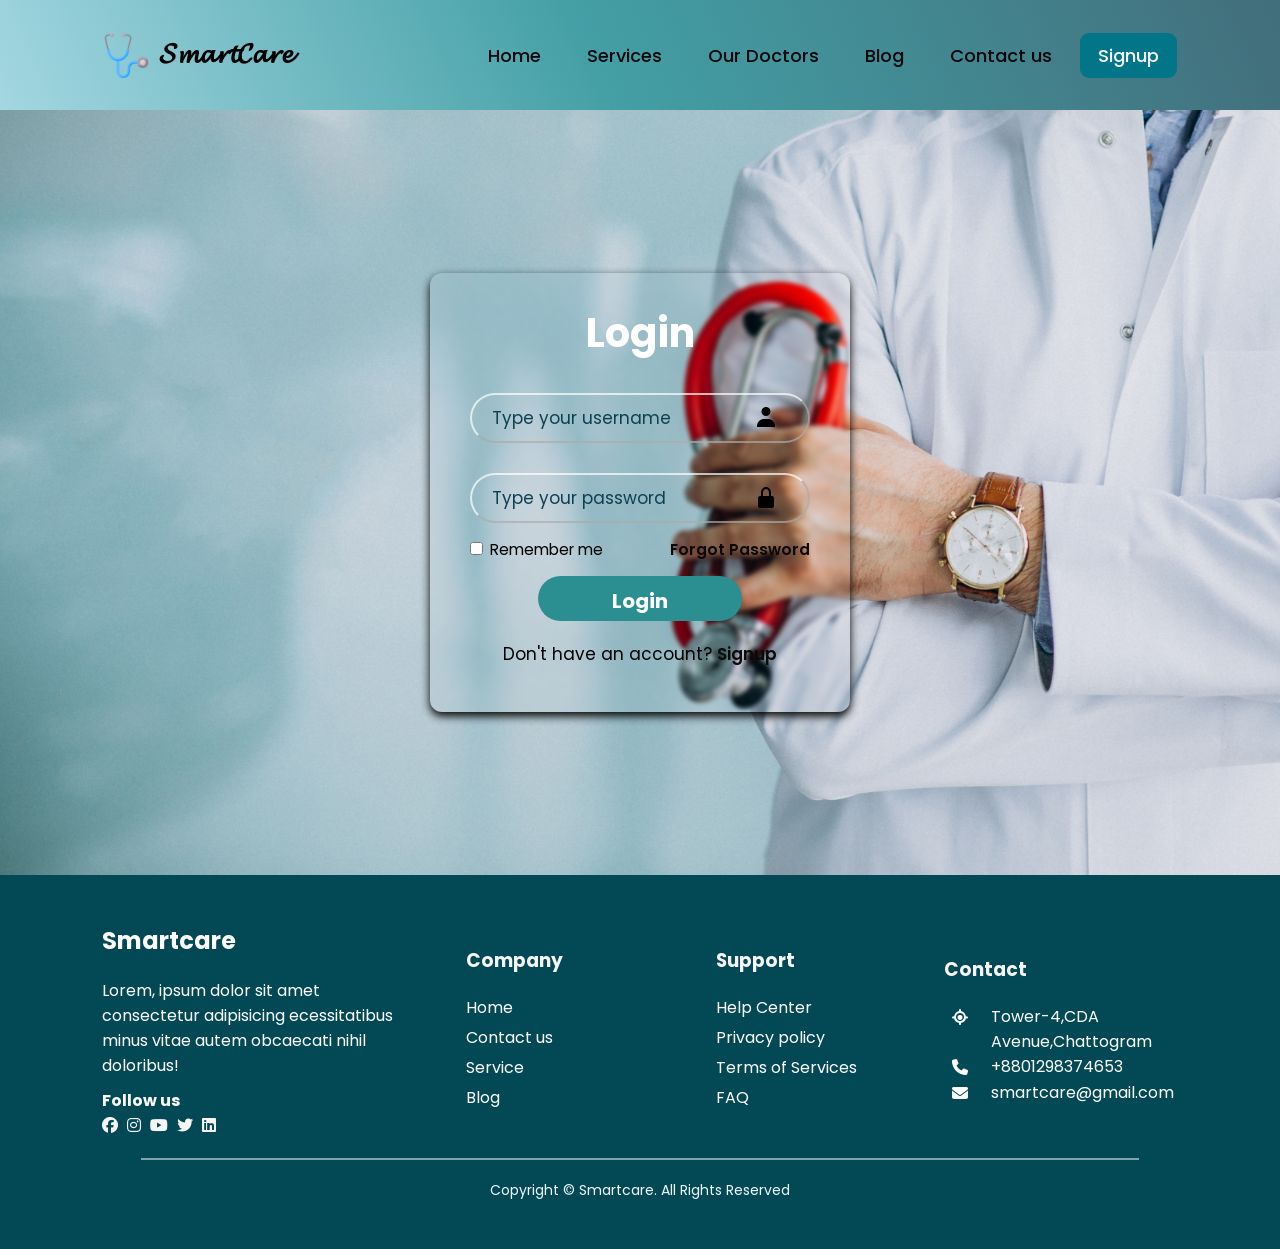
<file: SD1/login.html>
<!DOCTYPE html>
<html lang="en">
  <head>
    <meta charset="UTF-8" />
    <meta name="viewport" content="width=device-width, initial-scale=1.0" />
    <title>Login</title>
    <link rel="stylesheet" href="style.css" />
    <link rel="stylesheet" href="login.css" />
    <link
      rel="stylesheet"
      href="https://cdnjs.cloudflare.com/ajax/libs/font-awesome/6.4.2/css/all.min.css"
    />
    <link href='https://unpkg.com/boxicons@2.1.4/css/boxicons.min.css' rel='stylesheet'>
  </head>
  <body>
    <header>
      <nav class="navbar">
        <div class="logo-container">
          <img height="45px" src="Images/stethoscope 1.png" alt="" />
          <h3 style="font-size: 28px">𝓢𝓶𝓪𝓻𝓽𝓒𝓪𝓻𝓮</h3>
        </div>
        <ul class="nav-menu">
          <li class="nav-item">
            <a href="index.html" class="nav-link">Home</a>
          </li>
          <li class="nav-item">
            <a href="#" class="nav-link">Services</a>
          </li>
          <li class="nav-item">
            <a href="doctors.html" class="nav-link">Our Doctors</a>
          </li>
          <li class="nav-item">
            <a href="index.html#blog-container" class="nav-link">Blog</a>
          </li>
          <li class="nav-item">
            <a href="contact.html" class="nav-link">Contact us</a>
          </li>
          <li class="nav-item">
            <a
              href="Signup.html"
              class="nav-link"
              style="color: whitesmoke; background-color: #037589"
              >Signup</a
            >
          </li>
        </ul>
      </nav>
    </header>
    <main>
      <div class="login-container">
          <form action=" ">
              <h1>Login</h1>
              <div class="input_box">
                  <input id="username" type="text" placeholder="Type your username" required>
                  <i class='bx bxs-user'></i>
              </div>
              <div class="input_box">
                  <input id="password" type="password" placeholder="Type your password" required>
                  <i class='bx bxs-lock-alt'></i>
              </div>
              <div class="forgot">
                  <label><input type="checkbox"> Remember me</label>
                  <a href="#">Forgot Password</a>
              </div>
              <button type="submit" class="btn">Login</button>

              <div class="sign">
                  <p>Don't have an account? <a href="signup.html">Signup</a></p>
              </div>
          </form>
      </div>
  </main>

  <footer class="footer_box">
    <div class="f_container">
      <div class="row">
        <div class="col">
          <h2>Smartcare</h2>
          <p>
            Lorem, ipsum dolor sit amet consectetur adipisicing ecessitatibus
            minus vitae autem obcaecati nihil doloribus!
          </p>
          <div class="social">
            <h4>Follow us</h4>
            <a href="#"><i class="fab fa-facebook"></i></a>
            <a href="#"><i class="fab fa-instagram"></i></a>
            <a href="#"><i class="fab fa-youtube"></i></a>
            <a href="#"><i class="fab fa-twitter"></i></a>
            <a href="#"><i class="fab fa-linkedin"></i></a>
          </div>
        </div>
        <div class="col" id="services">
          <h3>Company</h3>
          <div class="links">
            <a href="index.html">Home</a>
            <a href="contact.html">Contact us</a>
            <a href="service.html">Service</a>
            <a href="index.html#blog-container">Blog</a>
          </div>
        </div>
        <div class="col" id="useful_links">
          <h3>Support</h3>
          <div class="links">
            <a href="contact.html">Help Center</a>
            <a href="privacy_policy.html">Privacy policy</a>
            <a href="term_of_service.html">Terms of Services</a>
            <a href="faq.html">FAQ</a>
          </div>
        </div>
        <div class="col" id="contact">
          <h3>Contact</h3>
          <div class="contact_details">
            <i class="fa fa-location"></i>
            <p>Tower-4,CDA Avenue,Chattogram</p>
          </div>
          <div class="contact_details">
            <i class="fa fa-phone"></i>
            <p>+8801298374653</p>
          </div>
          <div class="contact_details">
            <i class="fa fa-envelope"></i>
            <p>smartcare@gmail.com</p>
          </div>
        </div>
      </div>
    </div>
    <hr />
    <p class="footer-bottom-text">
      Copyright © Smartcare. All Rights Reserved
    </p>
  </footer>

    <script>
      document.querySelector("form").addEventListener("submit", function(event) {
          event.preventDefault();
      
          let username = document.getElementById("username").value.trim();
          let password = document.getElementById("password").value.trim();
          let storedUser = localStorage.getItem("user");
      
          if (!storedUser) {
              alert("No user found. Please sign up first.");
              return;
          }
    
          let user = JSON.parse(storedUser);

          if (username === user.username && password === user.password) {
              alert("Login successful!");
              window.location.href = "Home.html";
          } else {
              alert("Invalid username or password.");
          }
      });
      </script>
      
      
  </body>
</html>
</file>
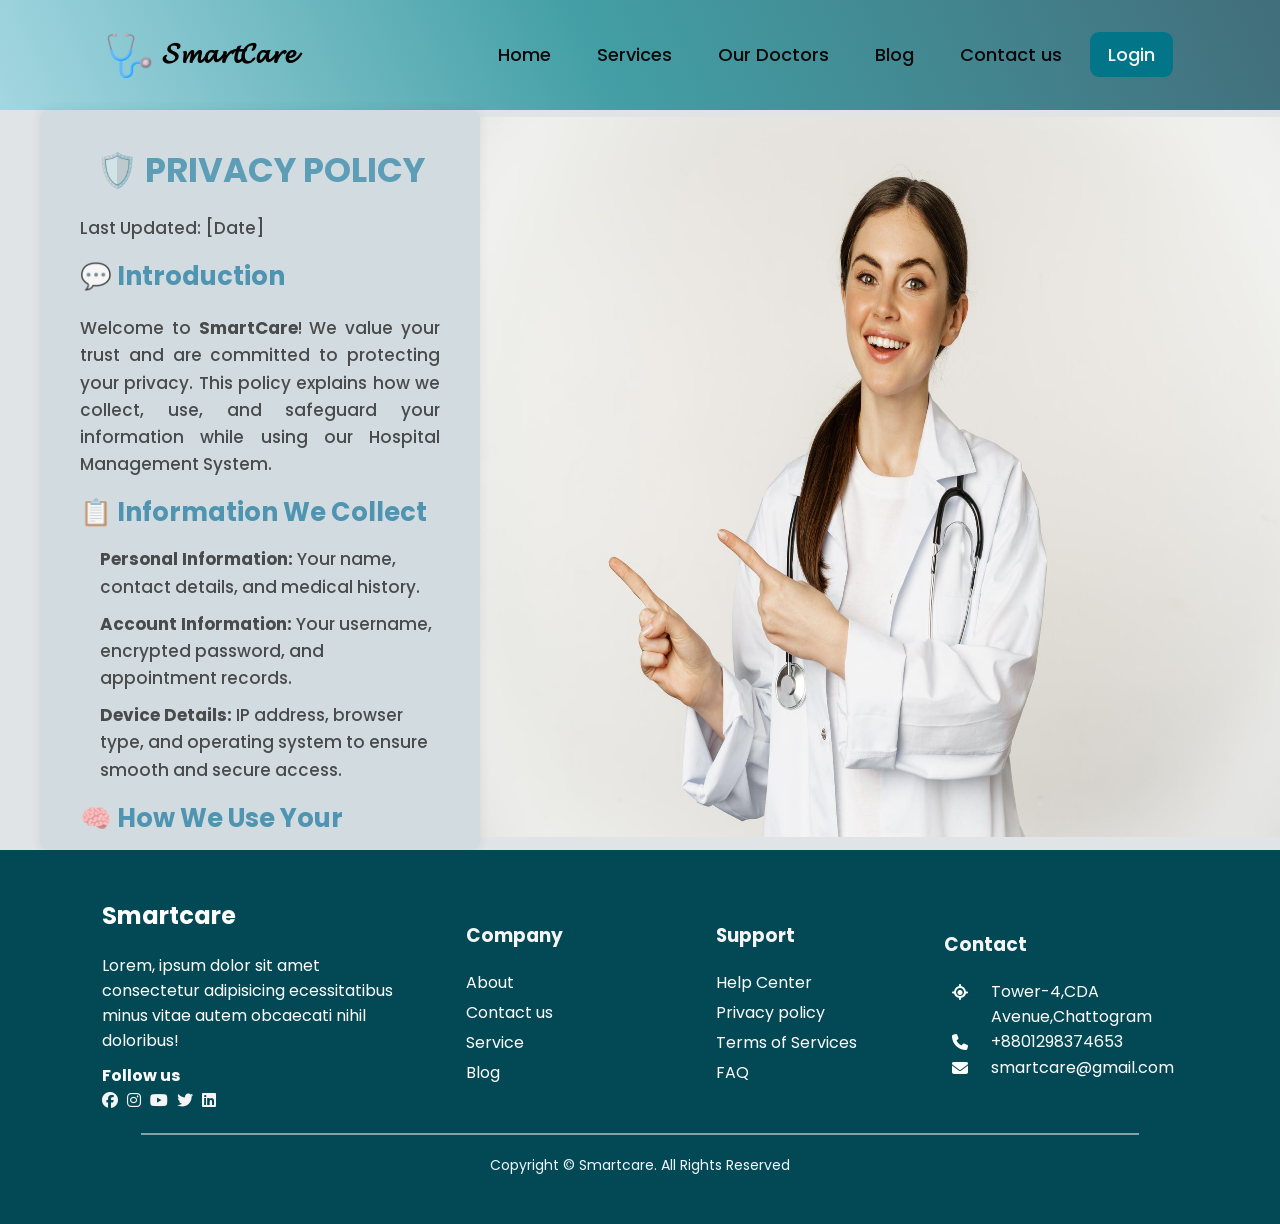
<file: SD1/privacy_policy.html>
<!DOCTYPE html>
<html lang="en">
  <head>
    <meta charset="UTF-8" />
    <meta name="viewport" content="width=device-width, initial-scale=1.0" />
    <title>Privacy Policy</title>
    <link rel="stylesheet" href="privacy_policy.css" />
    <link rel="stylesheet" href="style.css" />
    <link
      rel="stylesheet"
      href="https://cdnjs.cloudflare.com/ajax/libs/font-awesome/6.7.2/css/all.min.css"
    />
  </head>
  <body>
    <header>
      <nav class="navbar">
        <div class="logo-container">
          <img height="45px" src="Images/stethoscope 1.png" alt="" />
          <h3 style="font-size: 28px">𝓢𝓶𝓪𝓻𝓽𝓒𝓪𝓻𝓮</h3>
        </div>
        <ul class="nav-menu">
          <li class="nav-item">
            <a href="index.html" class="nav-link">Home</a>
          </li>
          <li class="nav-item">
            <a href="service.html" class="nav-link">Services</a>
          </li>
          <li class="nav-item">
            <a href="doctors.html" class="nav-link">Our Doctors</a>
          </li>
          <li class="nav-item">
            <a href="#" class="nav-link">Blog</a>
          </li>
          <li class="nav-item">
            <a href="contact.html" class="nav-link">Contact us</a>
          </li>
          <li class="nav-item">
            <a
              href="login.html"
              class="nav-link"
              style="color: whitesmoke; background-color: #037589"
              >Login</a
            >
          </li>
        </ul>
      </nav>
    </header>

    <main>
      <div class="privacy_box">
        <div class="privacy_text">
          <h1>🛡️ Privacy Policy</h1>
          <p>Last Updated: [Date]</p>
          <section>
            <h2>💬 Introduction</h2>
            <p>
              Welcome to <strong>SmartCare</strong>! We value your trust and are
              committed to protecting your privacy. This policy explains how we
              collect, use, and safeguard your information while using our
              Hospital Management System.
            </p>
          </section>
          <section>
            <h2>📋 Information We Collect</h2>
            <ul>
              <li>
                <strong>Personal Information:</strong> Your name, contact
                details, and medical history.
              </li>
              <li>
                <strong>Account Information:</strong> Your username, encrypted
                password, and appointment records.
              </li>
              <li>
                <strong>Device Details:</strong> IP address, browser type, and
                operating system to ensure smooth and secure access.
              </li>
            </ul>
          </section>
          <section>
            <h2>🧠 How We Use Your Information</h2>
            <ul>
              <li>Provide you with better healthcare services 💖</li>
              <li>Manage your appointments and send updates</li>
              <li>Keep your account secure from unauthorized access</li>
              <li>Meet legal and regulatory obligations</li>
            </ul>
          </section>
          <section>
            <h2>🔐 Data Security</h2>
            <p>
              Your privacy is our priority. We use encryption, firewalls, and
              other security tools to protect your data. While no system is
              completely foolproof, we advise you to keep your login details
              safe and private.
            </p>
          </section>
          <section>
            <h2>🔄 Sharing of Information</h2>
            <p>
              We <strong>never</strong> sell your personal data. We may share it
              only:
            </p>
            <ul>
              <li>When required by law 🧾</li>
              <li>With authorized doctors or staff for your care</li>
              <li>For technical maintenance and system improvements</li>
            </ul>
          </section>
          <section>
            <h2>✅ Your Rights</h2>
            <ul>
              <li>View, update, or delete your personal information</li>
              <li>Opt out of marketing messages</li>
              <li>Request a copy of the information we store</li>
            </ul>
          </section>
          <section>
            <h2>🍪 Cookies and Tracking</h2>
            <p>
              We use cookies to personalize your experience and monitor system
              performance. You can adjust your cookie settings anytime through
              your browser.
            </p>
          </section>
          <section>
            <h2>📞 Contact Us</h2>
            <p>
              Got questions or concerns? We’re here to help 💌 <br />
              Email us at:
              <a href="mailto:support@hospitalmanagement.com"
                >support@hospitalmanagement.com</a
              >
            </p>
          </section>
        </div>
      </div>
      <div class="pic">
        <img src="Images/doctor_pic.jpg" alt="" />
      </div>
    </main>

    <footer class="footer_box">
      <div class="f_container">
        <div class="row">
          <div class="col">
            <h2>Smartcare</h2>
            <p>
              Lorem, ipsum dolor sit amet consectetur adipisicing ecessitatibus
              minus vitae autem obcaecati nihil doloribus!
            </p>
            <div class="social">
              <h4>Follow us</h4>
              <a href="#"><i class="fab fa-facebook"></i></a>
              <a href="#"><i class="fab fa-instagram"></i></a>
              <a href="#"><i class="fab fa-youtube"></i></a>
              <a href="#"><i class="fab fa-twitter"></i></a>
              <a href="#"><i class="fab fa-linkedin"></i></a>
            </div>
          </div>
          <div class="col" id="services">
            <h3>Company</h3>
            <div class="links">
              <a href="#">About</a>
              <a href="#">Contact us</a>
              <a href="#">Service</a>
              <a href="#">Blog</a>
            </div>
          </div>
          <div class="col" id="useful_links">
            <h3>Support</h3>
            <div class="links">
              <a href="./contact.html">Help Center</a>
              <a href="#">Privacy policy</a>
              <a href="./term_of_service.html">Terms of Services</a>
              <a href="./faq.html">FAQ</a>
            </div>
          </div>
          <div class="col" id="contact">
            <h3>Contact</h3>
            <div class="contact_details">
              <i class="fa fa-location"></i>
              <p>Tower-4,CDA Avenue,Chattogram</p>
            </div>
            <div class="contact_details">
              <i class="fa fa-phone"></i>
              <p>+8801298374653</p>
            </div>
            <div class="contact_details">
              <i class="fa fa-envelope"></i>
              <p>smartcare@gmail.com</p>
            </div>
          </div>
        </div>
      </div>
      <hr />
      <p class="footer-bottom-text">
        Copyright © Smartcare. All Rights Reserved
      </p>
    </footer>
  </body>
</html>
</file>
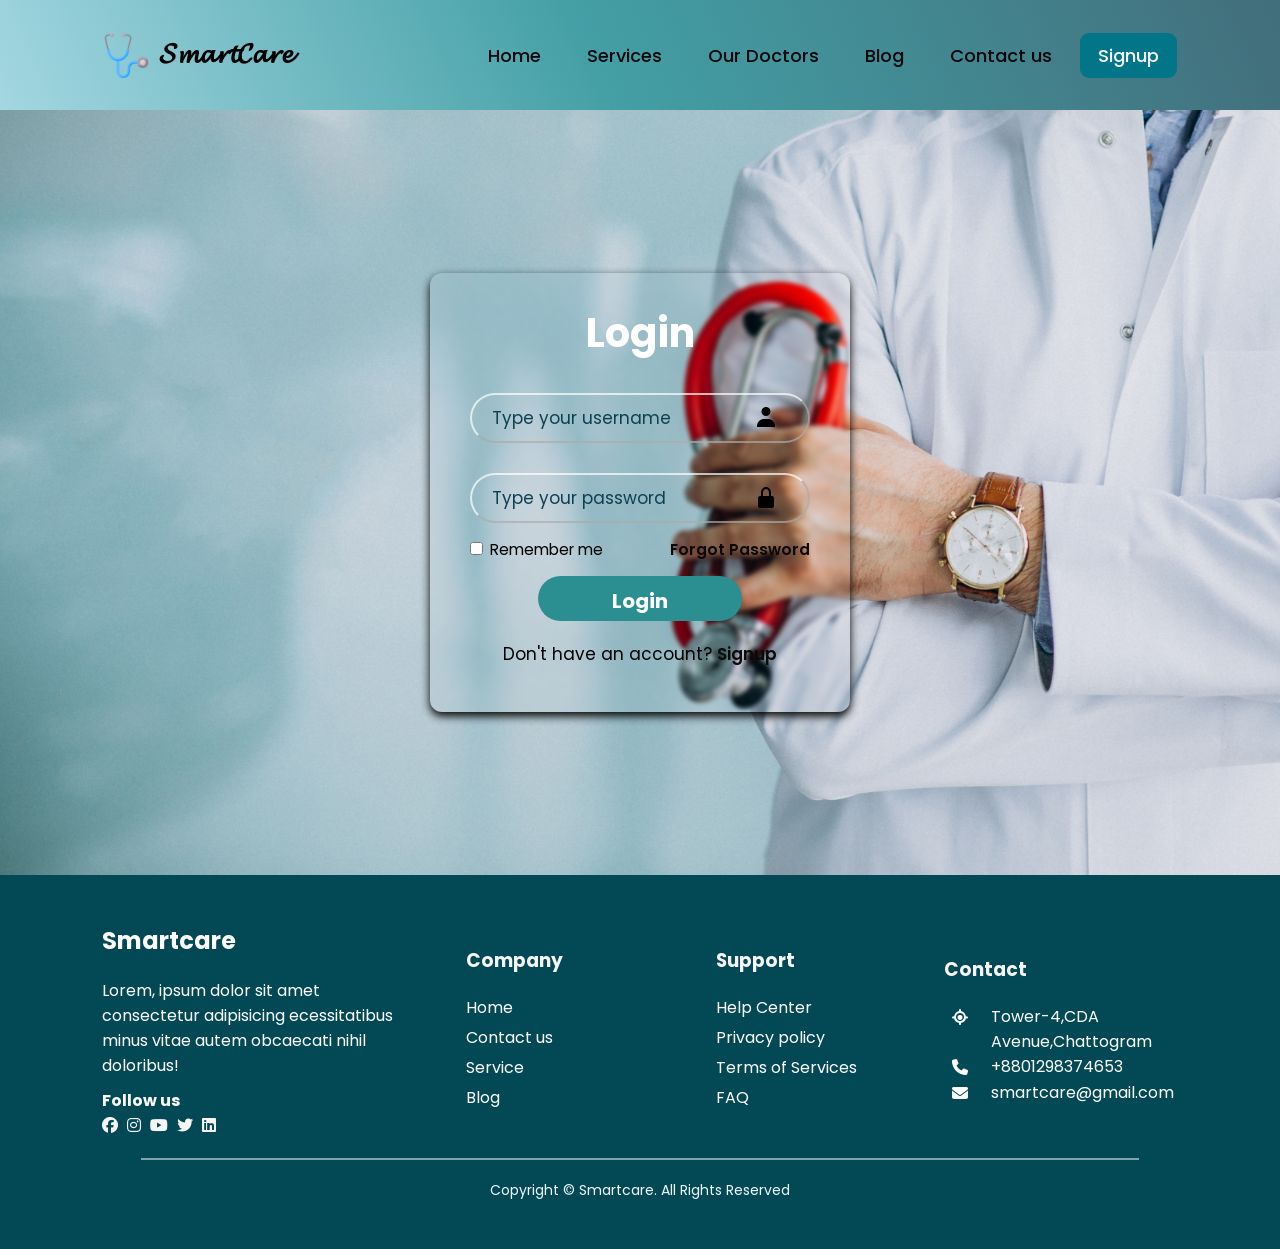
<file: SD1/profile.html>
<!DOCTYPE html>
<html lang="en">
  <head>
    <meta charset="UTF-8" />
    <meta name="viewport" content="width=device-width, initial-scale=1.0" />
    <title>Profile</title>
    <link rel="stylesheet" href="style.css" />
    <link rel="stylesheet" href="profile.css" />
    <link rel="stylesheet" href="Home.css" />
    <link
      rel="stylesheet"
      href="https://cdnjs.cloudflare.com/ajax/libs/font-awesome/6.4.2/css/all.min.css"
    />
  </head>
  <body>
    <header>
      <nav class="navbar">
        <div class="logo-container">
          <img height="45px" src="Images/stethoscope 1.png" alt="" />
          <h3 style="font-size: 28px">𝓢𝓶𝓪𝓻𝓽𝓒𝓪𝓻𝓮</h3>
        </div>
        <ul class="nav-menu">
          <li class="nav-item">
            <a href="Home.html" class="nav-link">Home</a>
          </li>
          <li class="nav-item">
            <a href="service.html" class="nav-link">Services</a>
          </li>
          <li class="nav-item">
            <a href="doctors.html" class="nav-link">Our Doctors</a>
          </li>
          <li class="nav-item">
            <a href="Home.html#blog-container" class="nav-link">Blog</a>
          </li>
          <li class="nav-item">
            <a href="contact.html" class="nav-link">Contact us</a>
          </li>
          <li class="nav-item profile-dropdown">
            <a href="#" class="profile-dropdown-btn">Profile </a>
            <ul class="profile-dropdown-menu">
              <li><a href="profile.html">Profile</a></li>
              <li><a href="appointments.html">All Appointments</a></li>
              <li><a href="editProfile.html">Edit Profile</a></li>
            </ul>
          </li>
          <li class="nav-item">
            <a
              href="index.html"
              class="nav-link"
              style="color: whitesmoke; background-color: #037589"
              >Logout</a
            >
          </li>
        </ul>
      </nav>
    </header>

    <main>
      <h1 style="margin-top: 20px" class="title">Welcome</h1>
      <div class="profile-container">
        <div class="image-container">
          <img src="Images/profile.png" alt="profile" />
        </div>
        <div class="info-container">
          <p><strong>Username:</strong> <span id="profile-username"></span></p>
          <p><strong>Email:</strong> <span id="profile-email"></span></p>
        </div>
      </div>
    </main>

    <footer class="footer_box">
      <div class="f_container">
        <div class="row">
          <div class="col">
            <h2>Smartcare</h2>
            <p>
              Lorem, ipsum dolor sit amet consectetur adipisicing ecessitatibus
              minus vitae autem obcaecati nihil doloribus!
            </p>
            <div class="social">
              <h4>Follow us</h4>
              <a href="#"><i class="fab fa-facebook"></i></a>
              <a href="#"><i class="fab fa-instagram"></i></a>
              <a href="#"><i class="fab fa-youtube"></i></a>
              <a href="#"><i class="fab fa-twitter"></i></a>
              <a href="#"><i class="fab fa-linkedin"></i></a>
            </div>
          </div>
          <div class="col" id="services">
            <h3>Company</h3>
            <div class="links">
              <a href="index.html">Home</a>
              <a href="contact.html">Contact us</a>
              <a href="service.html">Service</a>
              <a href="index.html#blog-container">Blog</a>
            </div>
          </div>
          <div class="col" id="useful_links">
            <h3>Support</h3>
            <div class="links">
              <a href="contact.html">Help Center</a>
              <a href="privacy_policy.html">Privacy policy</a>
              <a href="term_of_service.html">Terms of Services</a>
              <a href="faq.html">FAQ</a>
            </div>
          </div>
          <div class="col" id="contact">
            <h3>Contact</h3>
            <div class="contact_details">
              <i class="fa fa-location"></i>
              <p>Tower-4,CDA Avenue,Chattogram</p>
            </div>
            <div class="contact_details">
              <i class="fa fa-phone"></i>
              <p>+8801298374653</p>
            </div>
            <div class="contact_details">
              <i class="fa fa-envelope"></i>
              <p>smartcare@gmail.com</p>
            </div>
          </div>
        </div>
      </div>
      <hr />
      <p class="footer-bottom-text">
        Copyright © Smartcare. All Rights Reserved
      </p>
    </footer>

    <script>
        // dropdown
      document
        .querySelector(".profile-dropdown-btn")
        .addEventListener("click", function (event) {
          event.preventDefault();
          document.querySelector(".profile-dropdown").classList.toggle("show");
        });

      document.addEventListener("click", function (event) {
        if (!event.target.closest(".profile-dropdown")) {
          document.querySelector(".profile-dropdown").classList.remove("show");
        }
      });

      //retriving user info
      let storedUser = localStorage.getItem("user");
      if (!storedUser) {
        alert("You must be logged in to view this page.");
        window.location.href = "login.html";
      } else {
        let user = JSON.parse(storedUser);
        document.getElementById("profile-username").textContent = user.username;
        document.getElementById("profile-email").textContent = user.email;
      }
    </script>
  </body>
</html>
</file>
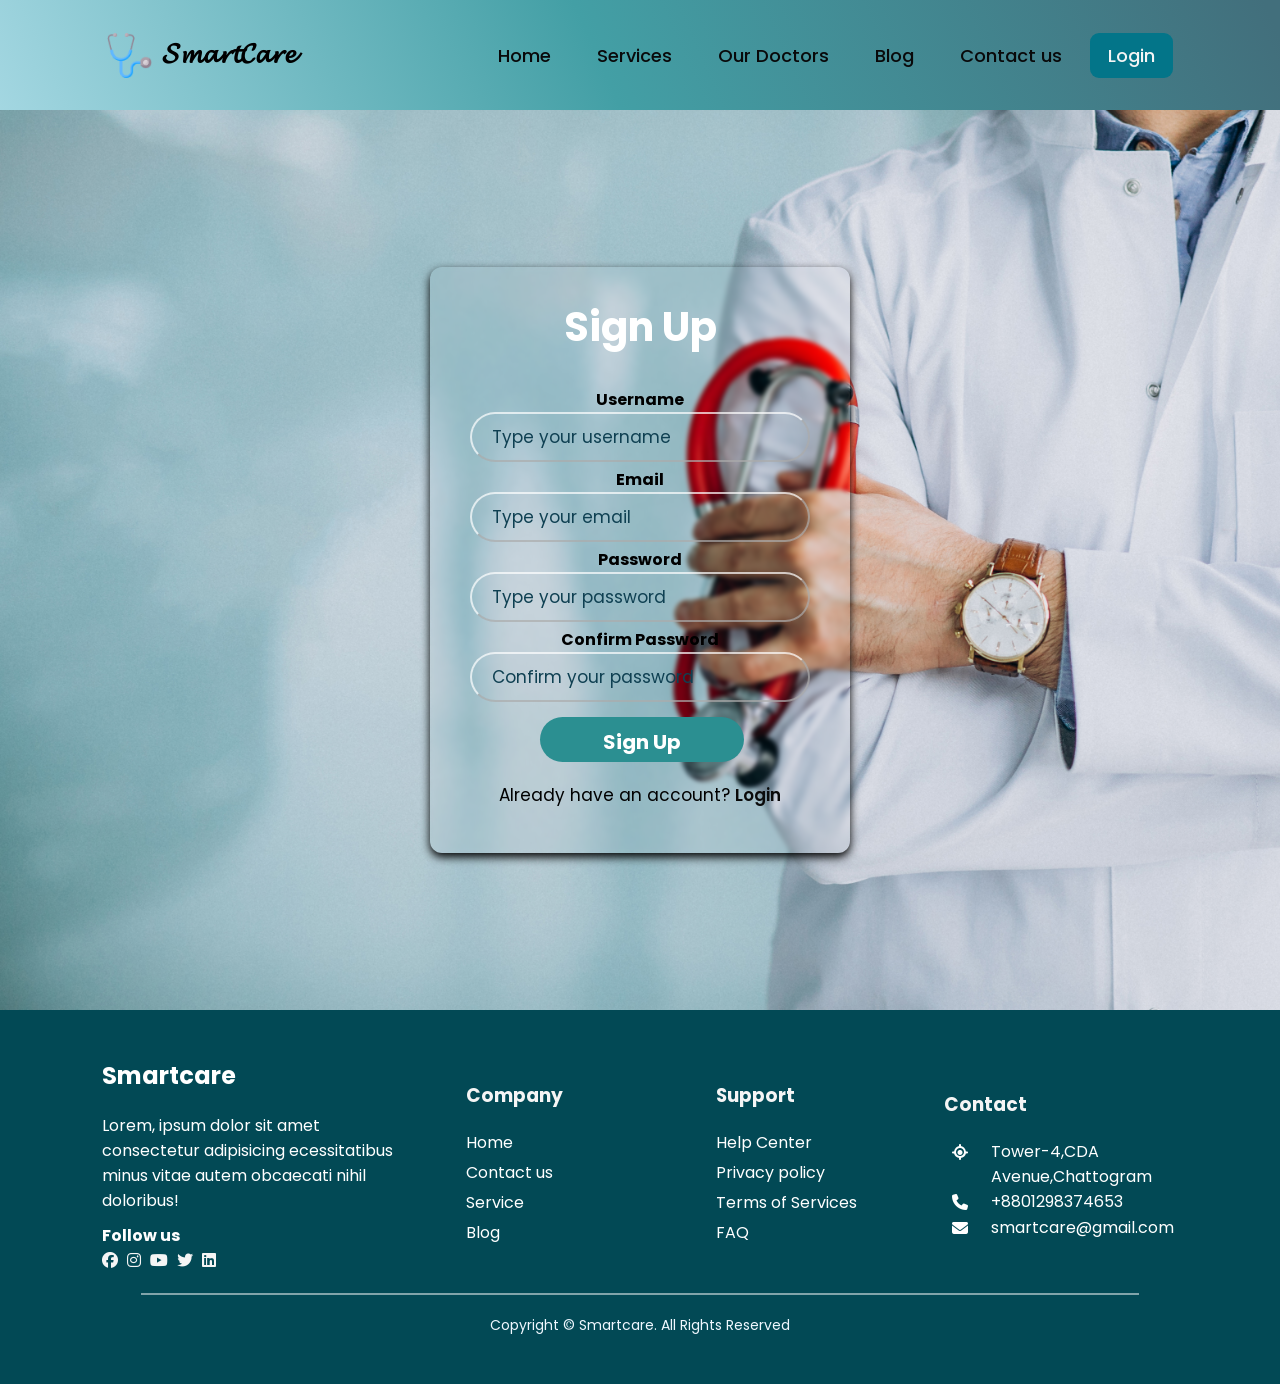
<file: SD1/Signup.html>
<!DOCTYPE html>
<html lang="en">
  <head>
    <meta charset="UTF-8" />
    <meta name="viewport" content="width=device-width, initial-scale=1.0" />
    <title>Signup</title>
    <link rel="stylesheet" href="style.css" />
    <link rel="stylesheet" href="signup.css" />
    <link
      rel="stylesheet"
      href="https://cdnjs.cloudflare.com/ajax/libs/font-awesome/6.4.2/css/all.min.css"
    />
  </head>
  <body>
    <header>
      <nav class="navbar">
        <div class="logo-container">
          <img height="45px" src="Images/stethoscope 1.png" alt="" />
          <h3 style="font-size: 28px">𝓢𝓶𝓪𝓻𝓽𝓒𝓪𝓻𝓮</h3>
        </div>
        <ul class="nav-menu">
          <li class="nav-item">
            <a href="index.html" class="nav-link">Home</a>
          </li>
          <li class="nav-item">
            <a href="#" class="nav-link">Services</a>
          </li>
          <li class="nav-item">
            <a href="doctors.html" class="nav-link">Our Doctors</a>
          </li>
          <li class="nav-item">
            <a href="index.html#blog-container" class="nav-link">Blog</a>
          </li>
          <li class="nav-item">
            <a href="contact.html" class="nav-link">Contact us</a>
          </li>
          <li class="nav-item">
            <a
              href="login.html"
              class="nav-link"
              style="color: whitesmoke; background-color: #037589"
              >Login</a
            >
          </li>
        </ul>
      </nav>
    </header>

    <main>
      <div class="signup-container">
        <form action="">
          <h1>Sign Up</h1>
          <div class="input-box">
            <label class="label-text">Username</label><br />
            <input
              type="text"
              id="Username"
              placeholder="Type your username"
              required
            />
          </div>
          <!-- <div class="input-box">
            <label for="f" class="label-text">Full Name</label><br />
            <input type="text" id="fullname" placeholder="Type your full name" required />
          </div> -->
          <div class="input-box">
            <label for="e" class="label-text">Email</label><br />
            <input
              type="email"
              id="email"
              placeholder="Type your email"
              required
            />
          </div>
          <!-- <div class="input-box">
            <label for="n" class="label-text">Phone Number</label><br />
            <input type="number" id="number" placeholder="Type your phone number" required />
          </div> -->
          <!-- <div class="input-box">
            <label for="a" class="label-text">Address</label><br />
            <input type="text" id="address" placeholder="Type your address" required />
          </div> -->
          <div class="input-box">
            <label for="p" class="label-text">Password</label><br />
            <input
              type="password"
              id="password"
              placeholder="Type your password"
              required
            />
          </div>
          <div class="input-box">
            <label for="c" class="label-text">Confirm Password</label><br />
            <input
              type="password"
              id="Confirm-Password"
              placeholder="Confirm your password"
              required
            />
          </div>
          <button type="submit" class="btn">Sign Up</button>
          <div class="login-link">
            <p>Already have an account? <a href="#">Login</a></p>
          </div>
        </form>
      </div>
    </main>

    <footer class="footer_box">
      <div class="f_container">
        <div class="row">
          <div class="col">
            <h2>Smartcare</h2>
            <p>
              Lorem, ipsum dolor sit amet consectetur adipisicing ecessitatibus
              minus vitae autem obcaecati nihil doloribus!
            </p>
            <div class="social">
              <h4>Follow us</h4>
              <a href="#"><i class="fab fa-facebook"></i></a>
              <a href="#"><i class="fab fa-instagram"></i></a>
              <a href="#"><i class="fab fa-youtube"></i></a>
              <a href="#"><i class="fab fa-twitter"></i></a>
              <a href="#"><i class="fab fa-linkedin"></i></a>
            </div>
          </div>
          <div class="col" id="services">
            <h3>Company</h3>
            <div class="links">
              <a href="index.html">Home</a>
              <a href="contact.html">Contact us</a>
              <a href="service.html">Service</a>
              <a href="index.html#blog-container">Blog</a>
            </div>
          </div>
          <div class="col" id="useful_links">
            <h3>Support</h3>
            <div class="links">
              <a href="contact.html">Help Center</a>
              <a href="privacy_policy.html">Privacy policy</a>
              <a href="term_of_service.html">Terms of Services</a>
              <a href="faq.html">FAQ</a>
            </div>
          </div>
          <div class="col" id="contact">
            <h3>Contact</h3>
            <div class="contact_details">
              <i class="fa fa-location"></i>
              <p>Tower-4,CDA Avenue,Chattogram</p>
            </div>
            <div class="contact_details">
              <i class="fa fa-phone"></i>
              <p>+8801298374653</p>
            </div>
            <div class="contact_details">
              <i class="fa fa-envelope"></i>
              <p>smartcare@gmail.com</p>
            </div>
          </div>
        </div>
      </div>
      <hr />
      <p class="footer-bottom-text">
        Copyright © Smartcare. All Rights Reserved
      </p>
    </footer>

    <script>
      document
        .querySelector("form")
        .addEventListener("submit", function (event) {
          event.preventDefault();

          let username = document.getElementById("Username").value.trim();
          let email = document.getElementById("email").value.trim();
          let password = document.getElementById("password").value.trim();
          let confirmPassword = document
            .getElementById("Confirm-Password")
            .value.trim();

          let emailPattern = /^[a-zA-Z0-9._%+-]+@[a-zA-Z0-9.-]+\.[a-zA-Z]{2,}$/;

          if (
            username === "" ||
            email === "" ||
            password === "" ||
            confirmPassword === ""
          ) {
            alert("Please fill in all fields.");
            return;
          }

          if (!emailPattern.test(email)) {
            alert("Please enter a valid email address.");
            return;
          }

          if (password.length < 6) {
            alert("Password must be at least 6 characters long.");
            return;
          }

          if (password !== confirmPassword) {
            alert("Passwords do not match.");
            return;
          }
          let user = { username, email, password };
          localStorage.setItem("user", JSON.stringify(user));

          alert("Signup successful!");
          window.location.href = "Home.html";
        });
    </script>
  </body>
</html>
</file>
<file: SD1/style.css>
@import url("https://fonts.googleapis.com/css2?family=Antonio:wght@100..700&family=Poppins:ital,wght@0,400;0,500;0,600;0,700;1,400&display=swap");

* {
  margin: 0;
  padding: 0;
  box-sizing: border-box;
  font-family: "Poppins", sans-serif;
}

.logo-container {
  display: flex;
  align-self: center;
  gap: 10px;
}

nav {
  background: linear-gradient(
    66deg,
    #aedde8 -5.25%,
    #439fa5 46.76%,
    #426f7c 98.77%
  );
  display: flex;
  justify-content: space-around;
  align-items: center;
  padding: 15px;
  height: 110px;
  box-shadow: #1f2f3c;
}

li {
  list-style: None;
}
a {
  text-decoration: none;
}

.navbar .nav-menu .nav-link {
  color: rgb(9, 9, 10);
  padding: 10px 18px;
  font-size: 18px;
  transition: 0.3s ease;
  border-radius: 9px;
  font-weight: 500;
}
.navbar .nav-menu .nav-link:hover {
  color: rgb(223, 231, 238);
  background: #037589;
  transition: 0.5s;
}
.navbar .nav-menu {
  display: flex;
  align-items: center;
  gap: 10px;
}

.banner-container {
  width: 1200px;
  margin: auto;
  margin-top: 50px;
  padding: 30px;
}

.banner {
  text-align: center;
  height: 430px;
  background: linear-gradient(#3cc9e9, rgb(33, 137, 137));
  box-shadow: 4px 4px 8px gray;
  border-radius: 10px;
  display: flex;
  justify-content: space-around;
  align-items: center;
  padding: 20px;
  color: white;
}

.intro {
  width: 50%;
}

.banner-h {
  color: black;
  font-size: 40px;
}

.banner-p {
  font-size: 17px;
}

.bn-img {
  width: 325px;
  margin-bottom: 67px;
}

.service-container {
  width: 1200px;
  margin: auto;
  margin-top: 50px;
  text-align: center;
  align-items: center;
}

.title {
  font-size: 44px;
  color: aqua;
  text-align: center;
}

.carousel-container {
  position: relative;
  overflow: hidden;
  width: 100%;
  margin-top: 20px;
}

.carousel {
  display: flex;
  gap: 20px;
  transition: transform 0.5s ease-in-out;
}

.card {
  min-width: 300px;
  background: white;
  padding: 15px;
  box-shadow: 2px 2px 10px gray;
  border-radius: 10px;
  text-align: center;
}

.card img {
  width: 100%;
  height: 200px;
  border-radius: 10px;
}

.carousel-btn {
  position: absolute;
  top: 50%;
  transform: translateY(-50%);
  background-color: rgba(0, 0, 0, 0.5);
  color: white;
  border: none;
  padding: 10px 15px;
  cursor: pointer;
  font-size: 20px;
  z-index: 10;
  opacity: 1;
  transition: opacity 0.3s ease-in-out;
}

.prev {
  left: 0;
}

.next {
  right: 0;
}

.carousel-btn:hover {
  background-color: black;
}

button {
  background-color: aqua;
  border: none;
  padding: 10px;
  border-radius: 5px;
  cursor: pointer;
}

button:hover {
  background-color: darkcyan;
  color: white;
  box-shadow: 0 6px 15px rgba(0, 0, 0, 0.2);
}

/* doctors section */
.doctor-container {
  display: flex;
  justify-content: space-around;
  margin-top: 40px;
  padding: 30px;
}

.filters {
  display: flex;
  justify-content: center;
  gap: 15px;
}

.dropdown {
  position: relative;
}

.dropdown-btn {
  margin-right: 30px;
  padding: 20px;
  font-weight: bolder;
  font-size: 15px;
  border: none;
  background-color: #40e6f5;
  cursor: pointer;
}

.dropdown-menu {
  display: none;
  position: absolute;
  list-style: none;
  padding: 5px;
  color: white;
  background-color: gray;
  border: 1px solid #ccc;
  min-width: 150px;
  right: 0;
  z-index: 1000;
}

.dropdown-menu li {
  cursor: pointer;
  border-bottom: 1px solid #ccc;
}

.dropdown-menu li:hover {
  color: black;
}

.dropdown:hover .dropdown-menu {
  display: block;
}

#search {
  margin-left: 20px;
  width: 650px;
  height: 50px;
  padding: 10px;
  border: 1px solid #ccc;
  border-radius: 5px;
}

#search-btn {
  padding: 15px;
  margin-left: 10px;
  background-color: #40e6f5;
  border: none;
  cursor: pointer;
}
.click{
  margin-top: 30px;
}
.click span{
  cursor: pointer;
}
#doctors {
  display: grid;
  grid-template-columns: repeat(3, minmax(250px, 1fr));
  gap: 20px;
  justify-content: center;
  padding: 20px;
}

.doc-card {
  margin-top: 10px;
  width: 270px;
  height: 360px;
  box-shadow: 4px 4px 8px gray;
  border-radius: 10px;
  text-align: center;
  padding: 15px;
}

.doc-img {
  width: 100px;
  height: 100px;
  border-radius: 50px;
}

.doc-card button {
  margin-top: 5px;
}

.nodata {
  display: none;
  text-align: center;
}

#spinner {
  display: none;
  text-align: center;
}

/* review */
.review-container {
  width: 1200px;
  margin: auto;
  margin-top: 50px;
  text-align: center;
}

.review-card {
  width: 250px;
  height: 300px;
  box-shadow: 4px 4px 8px gray;
  border-radius: 10px;
  text-align: center;
  padding: 10px;
}

.review-card {
  min-width: 300px;
  background: white;
  padding: 15px;
  box-shadow: 2px 2px 10px gray;
  border-radius: 10px;
  text-align: center;
}

.review-card img {
  width: 70px;
  height: 70px;
  border-radius: 50px;
}

/* blog section */
.blog-container {
  margin-top: 50px;
  padding: 30px;
  text-align: center;
}

.blog-list {
  display: flex;
  flex-wrap: wrap;
  gap: 20px;
  justify-content: center;
  margin-top: 40px;
}

.blog-card {
  width: 300px;
  box-shadow: 4px 4px 8px gray;
  border-radius: 10px;
  padding: 15px;
  background-color: white;
  transition: transform 0.3s ease-in-out;
}

.blog-card:hover {
  transform: scale(1.05);
}

.blog-card img {
  width: 100%;
  height: 150px;
  border-radius: 10px;
  object-fit: cover;
}

.blog-card h4 {
  margin: 10px 0;
}

.blog-card p {
  font-size: 14px;
  color: gray;
}

.blog-card a {
  display: inline-block;
  margin-top: 10px;
  padding: 5px 10px;
  background-color: #40e6f5;
  color: white;
  text-decoration: none;
  border-radius: 5px;
}

.blog-card a:hover {
  background-color: #2bb8c5;
}

/* blog-details */
.blog-container {
  margin-bottom: 50px;
}

.blog-detail-container {
  max-width: 800px;
  margin: 50px auto;
  padding: 20px;
  text-align: center;
}

.blog-detail-container img {
  width: 100%;
  max-height: 400px;
  object-fit: cover;
  border-radius: 10px;
}

.blog-detail-container h1 {
  margin: 20px 0;
}

.blog-detail-container p {
  font-size: 18px;
  text-align: justify;
  line-height: 1.6;
}

.blog-btn {
  display: flex;
  justify-content: space-between;
  margin-top: 20px;
}

.prev-blog,.prev-blog {
  padding: 10px 20px;
  background-color: #037589;
  color: white;
  text-decoration: none;
  border-radius: 6px;
}

.back-btn {
  display: inline-block;
  margin-top: 20px;
  padding: 10px 15px;
  background-color: #40e6f5;
  color: white;
  text-decoration: none;
  border-radius: 5px;
}

.back-btn:hover {
  background-color: #2bb8c5;
  transform: scale(1.05);
}

/* footer */
footer {
  background-color: #024955;
  position: relative;
  width: 100%;
  min-height: 350px;
  align-items: center;
  padding: 3rem 1rem;
}

.f_container {
  max-width: 1140px;
  margin: 0 auto;
  display: flex;
  justify-content: center;
  align-items: center;
  flex-direction: column;
}

.row {
  display: flex;
  justify-content: space-between;
  align-items: center;
}

.col {
  min-width: 250px;
  color: white;
  font-family: poppins;
  padding: 0 2rem;
}

.col h2 {
  margin-bottom: 20px;
}

.col h3 {
  color: whitesmoke;
  margin-bottom: 20px;
  position: relative;
  cursor: pointer;
}

.col h3::after {
  content: "";
  height: 3px;
  background-color: aliceblue;
  position: absolute;
  bottom: 0;
  left: 0;
  transition: 0.3s ease;
}

.col h3:hover::after {
  width: 100px;
}

.col .social h4 {
  padding-top: 10px;
}

.col .social a i {
  color: whitesmoke;
  margin-right: 5px;
  transition: 0.3s ease;
}

.col .social a i:hover {
  transform: scale(1.5);
  filter: grayscale(25);
}

.col .links a {
  display: block;
  text-decoration: none;
  color: white;
  margin-bottom: 5px;
  position: relative;
  transition: 0.3s ease;
}

.col .links a::before {
  content: "";
  height: 16px;
  width: 3px;
  position: absolute;
  top: 5px;
  left: -10px;
  background-color: rgb(220, 204, 222);
  transition: 0.5s ease;
  opacity: 0;
}

.col .links a:hover::before {
  opacity: 1;
}

.col .links a:hover {
  transform: translateX(-8px);
  color: whitesmoke;
}

.col .contact_details {
  display: inline-flex;
  justify-content: space-between;
}

.col .contact_details i {
  margin-right: 15px;
  padding: 5px 8px;
}

#contact {
  padding: 0px 10px;
}

hr {
  margin: 20px auto;
  width: 80%;
  border: 0.5px solid rgba(255, 255, 255, 0.5);
}

.footer-bottom-text {
  font-size: 14px;
  color: aliceblue;
  display: flex;
  justify-content: center;
}
</file>
<file: SD1/Home.css>
.profile-dropdown {
    position: relative;
}
.profile-dropdown-btn {
  display: block;
  color: rgb(9, 9, 10);
  margin-right: 10px;
  font-size: 18px;
  transition: 0.3s ease;
  border-radius: 9px;
  padding: 7px 13px;
  font-weight: 500;
}
.profile-dropdown-btn:hover {
  color: rgb(223, 231, 238);
  
  background: #037589;
  transition: 0.5s;
}
.profile-dropdown-menu {
  display: none;
  position: absolute;
  top: 100%;
  left: 0;
  background: white;
  box-shadow: 0 4px 8px rgba(0, 0, 0, 0.1);
  border-radius: 5px;
  list-style: none;
  padding: 8px 0;
  min-width: 160px;
}

.profile-dropdown-menu li {
  padding: 8px 16px;
  white-space: nowrap;
}

.profile-dropdown-menu li a {
  text-decoration: none;
  color: black;
  display: block;
}

.profile-dropdown-menu li:hover {
  background: #f0f0f0;
}

.profile-dropdown.show .profile-dropdown-menu {
  display: block;
}
</file>
<file: SD1/appointments.css>
.table-container {
    width: 80%;
    margin: 20px auto;
    background: #e8eef1;
    border-radius: 10px;
    padding: 20px;
    box-shadow: 0px 4px 10px rgba(0, 0, 0, 0.1);
}
table {
    width: 100%;
    border-collapse: collapse;
    background: white;
    border-radius: 10px;
    overflow: hidden;
}
th, td {
    padding: 12px;
    border-bottom: 1px solid #ddd;
    text-align: left;
}
th {
    background: #bcd4e6;
    color: #026773;
    font-weight: bold;
}
.online {
    color: #008000;
    font-weight: bold;
}
.offline {
    color: #808080;
    font-weight: bold;
}
.pending {
    color: #d9534f;
    font-weight: bold;
}
.running {
    color: #f0ad4e;
    font-weight: bold;
}
.completed {
    color: #5cb85c;
    font-weight: bold;
}
.pagination {
    display: flex;
    justify-content: space-between;
    padding: 10px 20px;
    color: #026773;
    font-weight: bold;
}
.prev, .next {
    cursor: pointer;
}
.prev:hover, .next:hover {
    text-decoration: underline;
}
</file>
<file: SD1/contact.css>
main {
  display: flex;
  justify-content: center;
  align-items: center;
  background: url("Images/loginpic.jpg") no-repeat center center;
  background-size: cover;
  height: 100vh;
}

.contact-container {
  width: 420px;
  text-align: left;
  background: transparent;
  border: none;
  border-radius: 12px;
  padding: 30px 40px;
  backdrop-filter: blur(3px);
  box-shadow: 0 4px 10px black;
  margin: 30px;
}

.contact-container h1 {
  font-size: 40px;
  color: white;
  margin-bottom: 10px;
  text-align: center;
}

.contact-container .input-box {
  width: 100%;
  margin-bottom: 15px;
  display: flex;
  flex-direction: column;
}

.label-text {
  font-size: 18px;
  font-weight: bold;
  color: black;
  margin-bottom: 5px;
}

.input-box input,
.input-box textarea {
  width: 100%;
  background: transparent;
  outline: none;
  border: 2px solid rgba(255, 255, 255, 0.7);
  border-radius: 10px;
  border-style: outset;
  font-size: 17px;
  padding: 12px 15px;
  color: #0d0d0d;
}

.input-box input::placeholder,
.input-box textarea::placeholder {
  color: rgb(15, 64, 82);
}

.input-box input{
    height: 40px;
}
.input-box textarea {
    height: 150px;
    resize: none;
  }

.contact-container .btn {
  width: 100%;
  height: 45px;
  background: #2b8f91;
  border: none;
  outline: none;
  border-radius: 40px;
  box-shadow: 0 0 10px rgba(0, 0, 0, 0.1);
  cursor: pointer;
  font-size: 20px;
  color: white;
  font-weight: 650;
  transition: all 0.3s ease-in-out;
  margin-top: 10px;

}

.contact-container .btn:hover {
  background-color:#037589;
  transform: translateY(-4px);
  box-shadow: 0 6px 15px rgba(0, 0, 0, 0.2);
}

.contact-container .btn:active {
  transform: translateY(2px);
  box-shadow: 0 2px 5px rgba(0, 0, 0, 0.1);
}
</file>
<file: SD1/doctors.css>
.doctors-container {
  width: 1500px;
  padding: 50px;
  margin: 20 40 40 40px;
  align-items: center;
}
.spe-name {
  display: flex;
  align-items: center;
  gap: 10px;
}

.spe-name h1 {
  white-space: nowrap;
  padding: 10px;
  font-size: 40px;
}

.spe-name hr {
  flex-grow: 1;
  height: 2px;
  border: none;
  background-color: rgb(58, 58, 58);
}
.docs {
  width: 100%;
  padding: 50px;
  display: flex;
  justify-content: center; 
  flex-wrap: wrap; 
  gap: 50px;
}
.search-container{
  margin-left: 400px;
  margin-top: 25px;
}

#Searched-doctors {
  display: flex;
  flex-wrap: wrap;
  gap: 20px;
  justify-content: center;
  padding: 30px;
  margin: 20px 40px 50px 50px;
}
/* .doc-card{
  margin: 29px;
} */
</file>
<file: SD1/editProfile.css>
main {
  display: flex;
  justify-content: center;
  align-items: center;
  background: url("Images/loginpic.jpg") no-repeat center center;
  background-size: cover;
  height: 120vh;
}

.edit-container {
  width: 420px;
  text-align: center;
  background: transparent;
  border: none;
  border-radius: 12px;
  padding: 30px 40px;
  backdrop-filter: blur(2px);
  box-shadow: 0 4px 10px black;
  margin: 30px;
}

.edit-container h1 {
  font-size: 40px;
  color: white;
}

.box input {
  width: 100%;
  height: 100%;
  outline: none;
  border: 2px solid #ddcece;
  border-radius: 40px;
  border-style: outset;
  font-size: 15px;
  padding: 20px 45px 20px 20px;
  background: transparent;
}
.box input::placeholder {
    color: rgb(15, 64, 82);
}

.bt{
    width: 50%;
    height: 45px;
    background: #2b8f91;
    border: none;
    border-radius: 40px;
    cursor: pointer;
    font-size: 20px;
    color: white;
    font-weight: 650;
    margin-top: 15px;
}
.bt:hover {
    background-color:#037589;
    transform: translateY(4px);
    box-shadow: 0 6px 15px rgba(0, 0, 0, 0.2);
  }
</file>
<file: SD1/faq.css>
.top_part{
    background-image: url(Images/med.jpeg);
    background-repeat: none;
    background-size: cover;
    height: 380px;
    background-position: center;
    color: rgb(8, 56, 128);
}
.top_part h1{
    padding: 100px 40px 10px 210px;
    font-size: 30px;
}
.top_part p{
    font-size: 19px;
    padding-left: 40px ;
    font-weight: bolder;
    white-space: nowrap;
    overflow: hidden;
    animation: typewriter 6s steps(30, end), step-end infinite;
}
@keyframes typewriter {
    from { width: 0; }
    to { width: 100%; }
}
.faq {
    max-width: 900px;
    margin: auto;
    margin-top: 50px;
    margin-bottom: 50px;
}
.faq-item {
    margin-bottom: 25px;
    border: 1px solid #ccc;
    border-radius: 5px;
    overflow: hidden;
    box-shadow: 0 1px 4px 0 rgb(33, 32, 32);
}
.faq-question {
    display: flex;
    justify-content: space-between;
    align-items: center;
    padding: 15px;
    background: #f7f7f7;
    cursor: pointer;
    font-weight: bold;
    text-decoration: none;
    color: rgb(4, 38, 113);
    font-size: 17px;
}
.faq-question:hover {
    background: #eaeaea;
}
.faq-symbol {
    font-size: 20px;
    transition: transform 0.3s;
}
input[type="checkbox"] {
    display: none;
}
.faq-answer {
    max-height: 0;
    overflow: hidden;
    transition: max-height 0.3s ease, padding 0.3s ease;
    padding: 0 15px;
    background: #fff;
    color: black;
    font-weight: bolder;
    font-size: 16px;
}
input[type="checkbox"]:checked ~ .faq-answer {
    max-height: 100px;
    padding: 15px;
}
input[type="checkbox"]:checked + .faq-question .faq-symbol {
    transform: rotate(45deg);
}
</file>
<file: SD1/login.css>
main {
  display: flex;
  justify-content: center;
  align-items: center;
  background: url("Images/loginpic.jpg") no-repeat center center;
  background-size: cover;
  height: 85vh;
}

.login-container {
  width: 420px;
  text-align: center;
  align-items: center;
  background: transparent;
  border: none;
  border-radius: 12px;
  padding: 30px 40px;
  backdrop-filter: blur(2px);
  box-shadow: 0 4px 10px black;
  margin: 30px;
}

.login-container h1 {
  font-size: 40px;
  color: white;
}

.login-container .input_box {
  width: 100%;
  height: 50px;
  margin: 30px 0;
  position: relative;
}

.input_box input {
  width: 100%;
  height: 100%;
  background: transparent;
  outline: none;
  border: 2px solid rgba(255, 255, 255, 0.7);
  border-radius: 40px;
  border-style: outset;
  font-size: 17px;
  padding: 20px 45px 20px 20px;
}

.input_box input::placeholder {
  color: rgb(15, 64, 82);
}

.input_box i {
  position: absolute;
  right: 20px;
  top: 25%;
  transform: translate(-50%);
  font-size: 24px;
  color: black
}

.login-container .forgot {
  display: flex;
  justify-content: space-between;
  font-size: 15.5px;
  margin: -15px 0px 15px;
}

.forgot label input {
  accent-color: #0c3f61;
  margin-right: 3px;
}

.forgot a {
  font-weight: 600;
  color: rgb(10, 10, 10);
}

.forgot a:hover,
.sign a:hover {
  text-decoration: underline;
  color:white
}

.login-container .btn {
  width: 60%;
  height: 45px;
  background: #2b8f91;
  color: white;
  border: none;
  outline: none;
  border-radius: 40px;
  cursor: pointer;
  font-size: 20px;
  font-weight: 650;
  margin: 0 auto;
  transition: all 0.3s ease-in-out;
}

.btn:hover {
  background-color: #037589;
  transform: translateY(4px);
  box-shadow: 0 6px 15px rgba(0, 0, 0, 0.2);
}

.sign {
  font-size: 17px;
  margin: 20px 0 15px;
}

.sign a {
  text-decoration: none;
  font-weight: 600;
  color: rgb(10, 10, 10);
}
</file>
<file: SD1/privacy_policy.css>
main {
  display: flex;
  align-items: center;
  justify-content: space-between;
  background-color: rgb(225, 228, 230);
}
.pic img {
  height: 720px;
  width: 800px;
}
.privacy_box {
  max-width: 810px;
  background-color: rgb(205, 218, 222);
  font-family: sans-serif;
  padding: 60px 30px;
  opacity: 0.7;
  margin: 0px auto;
  padding: 20px;
  border-radius: 8px;
  box-shadow: 0 0 10px rgba(0, 0, 0, 0.1);
  margin-left: 40px;
}
.privacy_text {
  padding: 0 20px;
  height: 700px;
  overflow-y: auto;
  font-size: 17px;
  font-weight: 500;
  color: rgb(10, 10, 10);
}
.privacy_text h1 {
  text-transform: uppercase;
  margin-top: 15px;
  padding-bottom: 4px;
  color: #2780a3;
  text-align: center;
}
.privacy_text h2 {
  margin-top: 15px;
  padding-bottom: 4px;
  color: #12739c;
}
.privacy_text::-webkit-scrollbar {
  width: 5px;
  background-color: #0e0e0e;
}
.privacy_text::-webkit-scrollbar-thumb {
  background-color: rgb(27, 134, 188);
}
.privacy_text p {
  margin: 15px 0;
  text-align: justify;
}
.privacy_text p,
ul {
  line-height: 1.6;
}
.privacy_text ul {
  margin: 10px 0;
  padding-left: 20px;
}
.privacy_text li {
  margin-bottom: 10px;
}
.privacy_text a {
  color: #11568f;
  text-decoration: none;
}
.privacy_text a:hover {
  text-decoration: underline;
}
</file>
<file: SD1/profile.css>
main{
    height: 90vh;
}
.profile-container {
    width:60%;
    margin: auto;
    display: flex;
    padding: 20px;
    border:none;
    box-shadow: 0 4px 10px black;
    border-radius: 10px;
    box-shadow: 8px rgba(190, 186, 186, 0.1);
}

.image-container{
    width: 50%;
}
.image-container img{
    width: 200px;
}
.info-container{
    width: 50%;
}
</file>
<file: SD1/signup.css>
main {
  display: flex;
  justify-content: center;
  align-items: center;
  background: url("Images/loginpic.jpg") no-repeat center center;
  background-size: cover;
  height: 100vh;
}

.signup-container {
  width: 420px;
  text-align: center;
  background: transparent;
  border: none;
  border-radius: 12px;
  padding: 30px 40px;
  backdrop-filter: blur(2px);
  box-shadow: 0 4px 10px black;
  margin: 30px;
}

.signup-container h1 {
  font-size: 40px;
  color: white;
}
.label-text {
  font-weight: bold;

}
.signup-container .input-box {
  width: 100%;
  height: 50px;
  margin: 30px 0;
  position: relative;
}

.input-box input {
  width: 100%;
  height: 100%;
  background: transparent;
  outline: none;
  border: 2px solid rgba(255, 255, 255, 0.7);
  border-radius: 40px;
  border-style: outset;
  font-size: 17px;
  padding: 20px 45px 20px 20px;
}

.input-box input::placeholder {
  color: rgb(15, 64, 82);
}

.signup-container .btn {
  width: 60%;
  height: 45px;
  background: #2b8f91;
  border: none;
  outline: none;
  border-radius: 40px;
  cursor: pointer;
  font-size: 20px;
  color: white;
  font-weight: 650;
  margin-left: 70px;
  display: block;
  transition: all 0.3s ease-in-out;
  margin-top: 40px;
}

.signup-container .btn:hover {
  background-color: #037589;
  transform: translateY(4px);
  box-shadow: 0 6px 15px rgba(0, 0, 0, 0.2);
}

.login-link {
  font-size: 17px;
  margin: 20px 0 15px;
}

.login-link a {
  text-decoration: none;
  font-weight: 600;
  color: rgb(10, 10, 10);
}

.login-link a:hover {
  text-decoration: underline;
  color: white;
}
</file>
